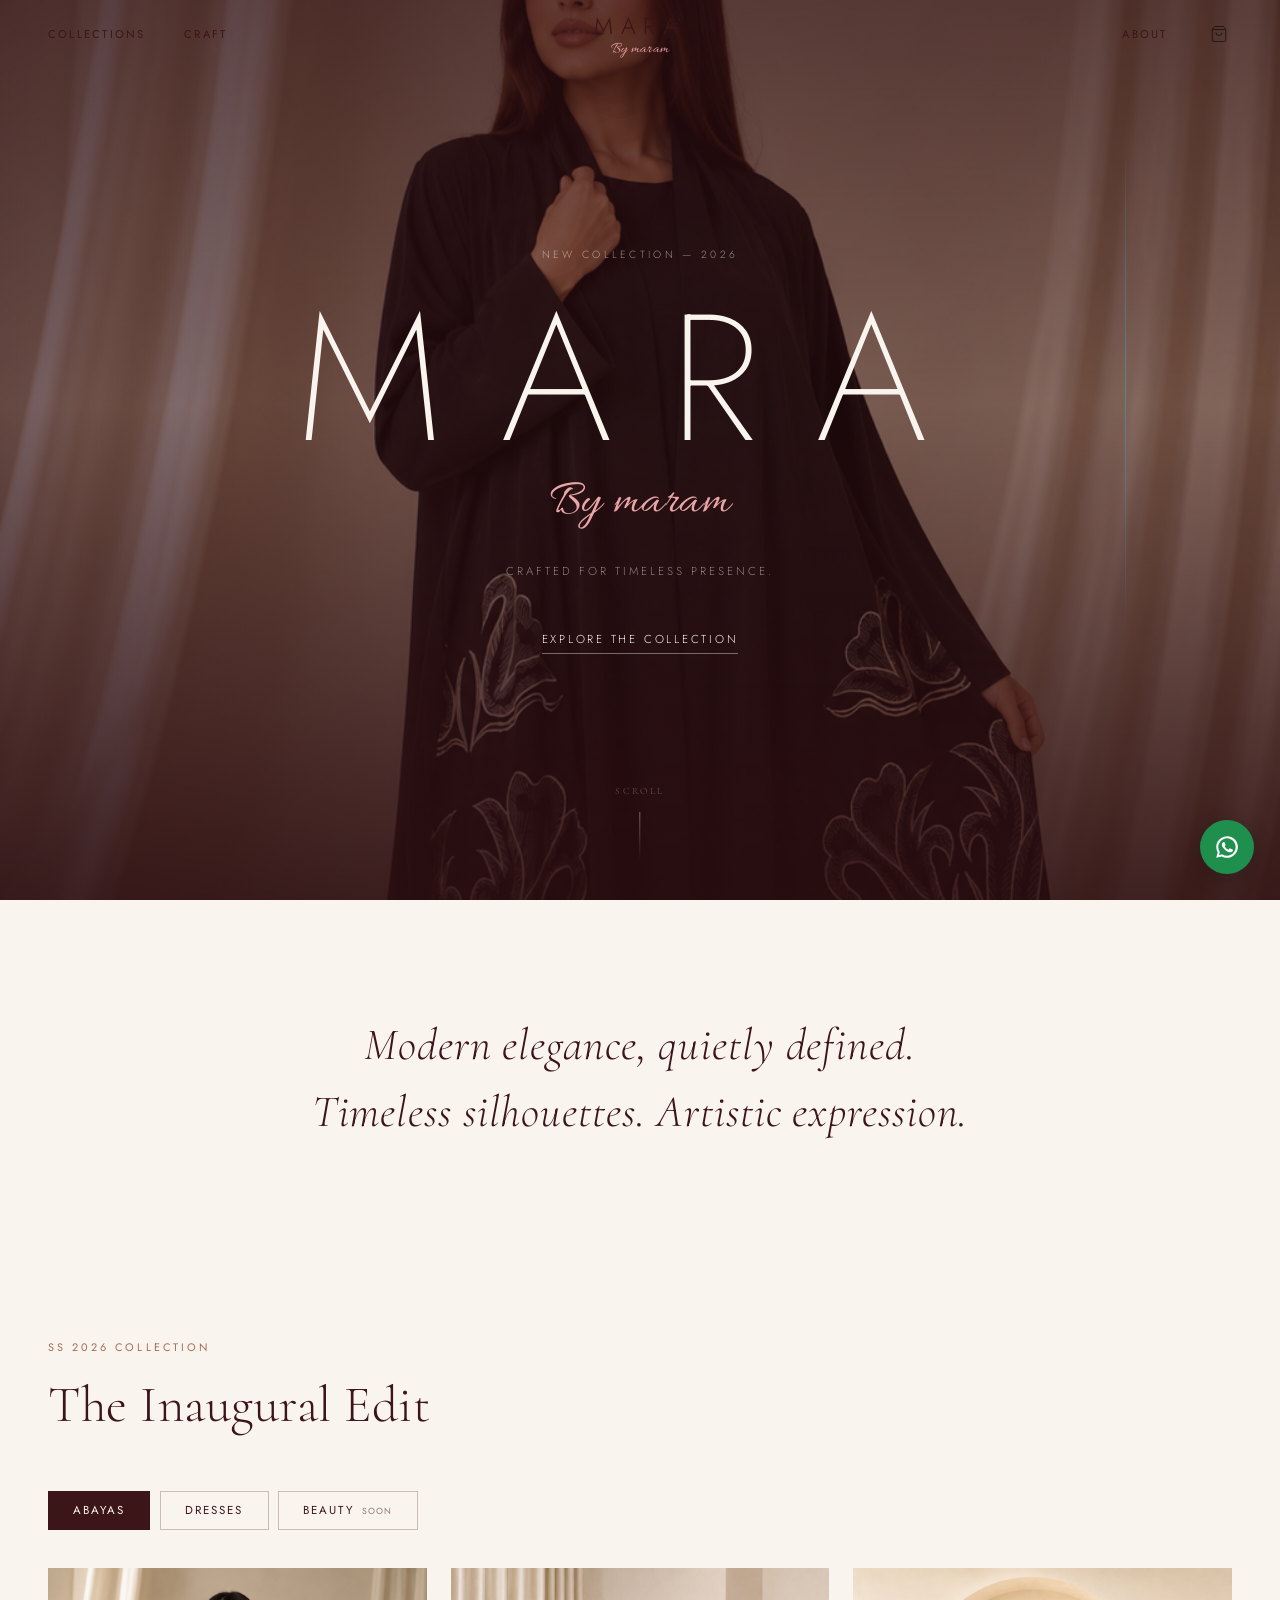
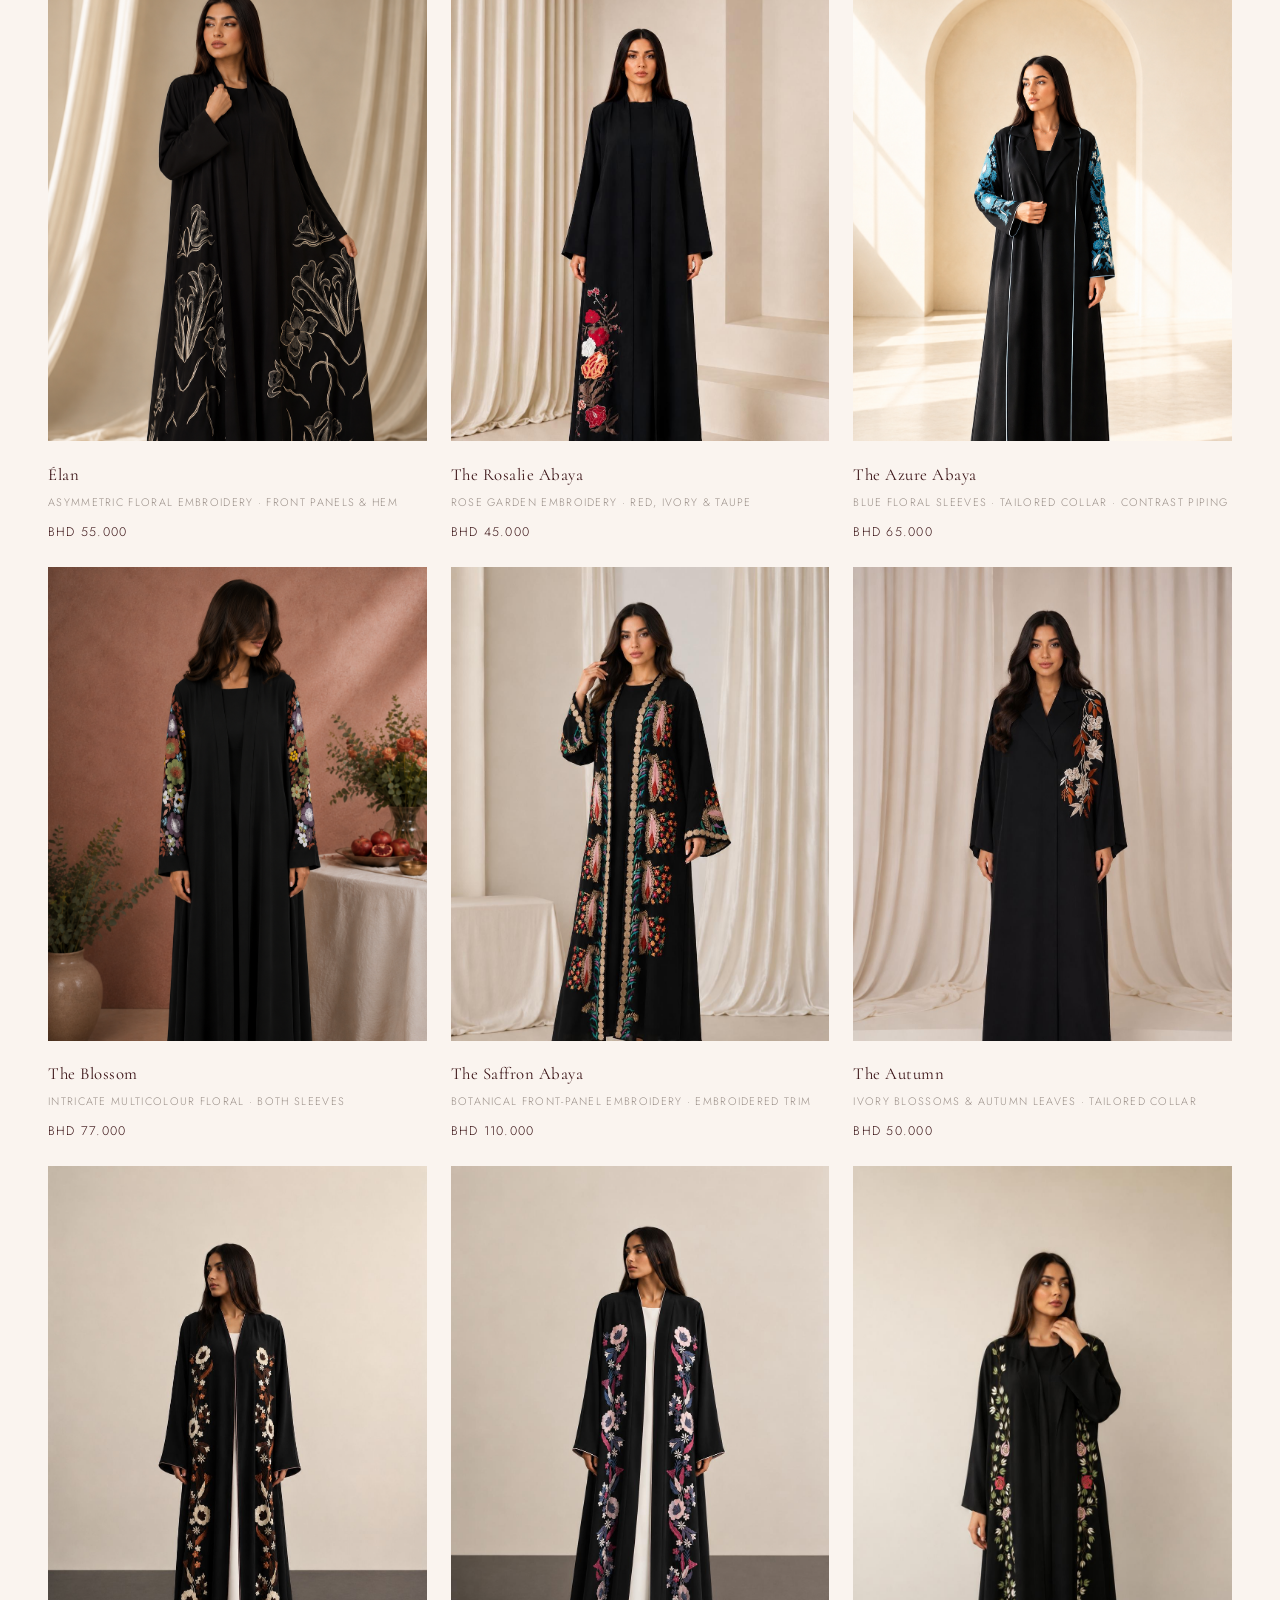
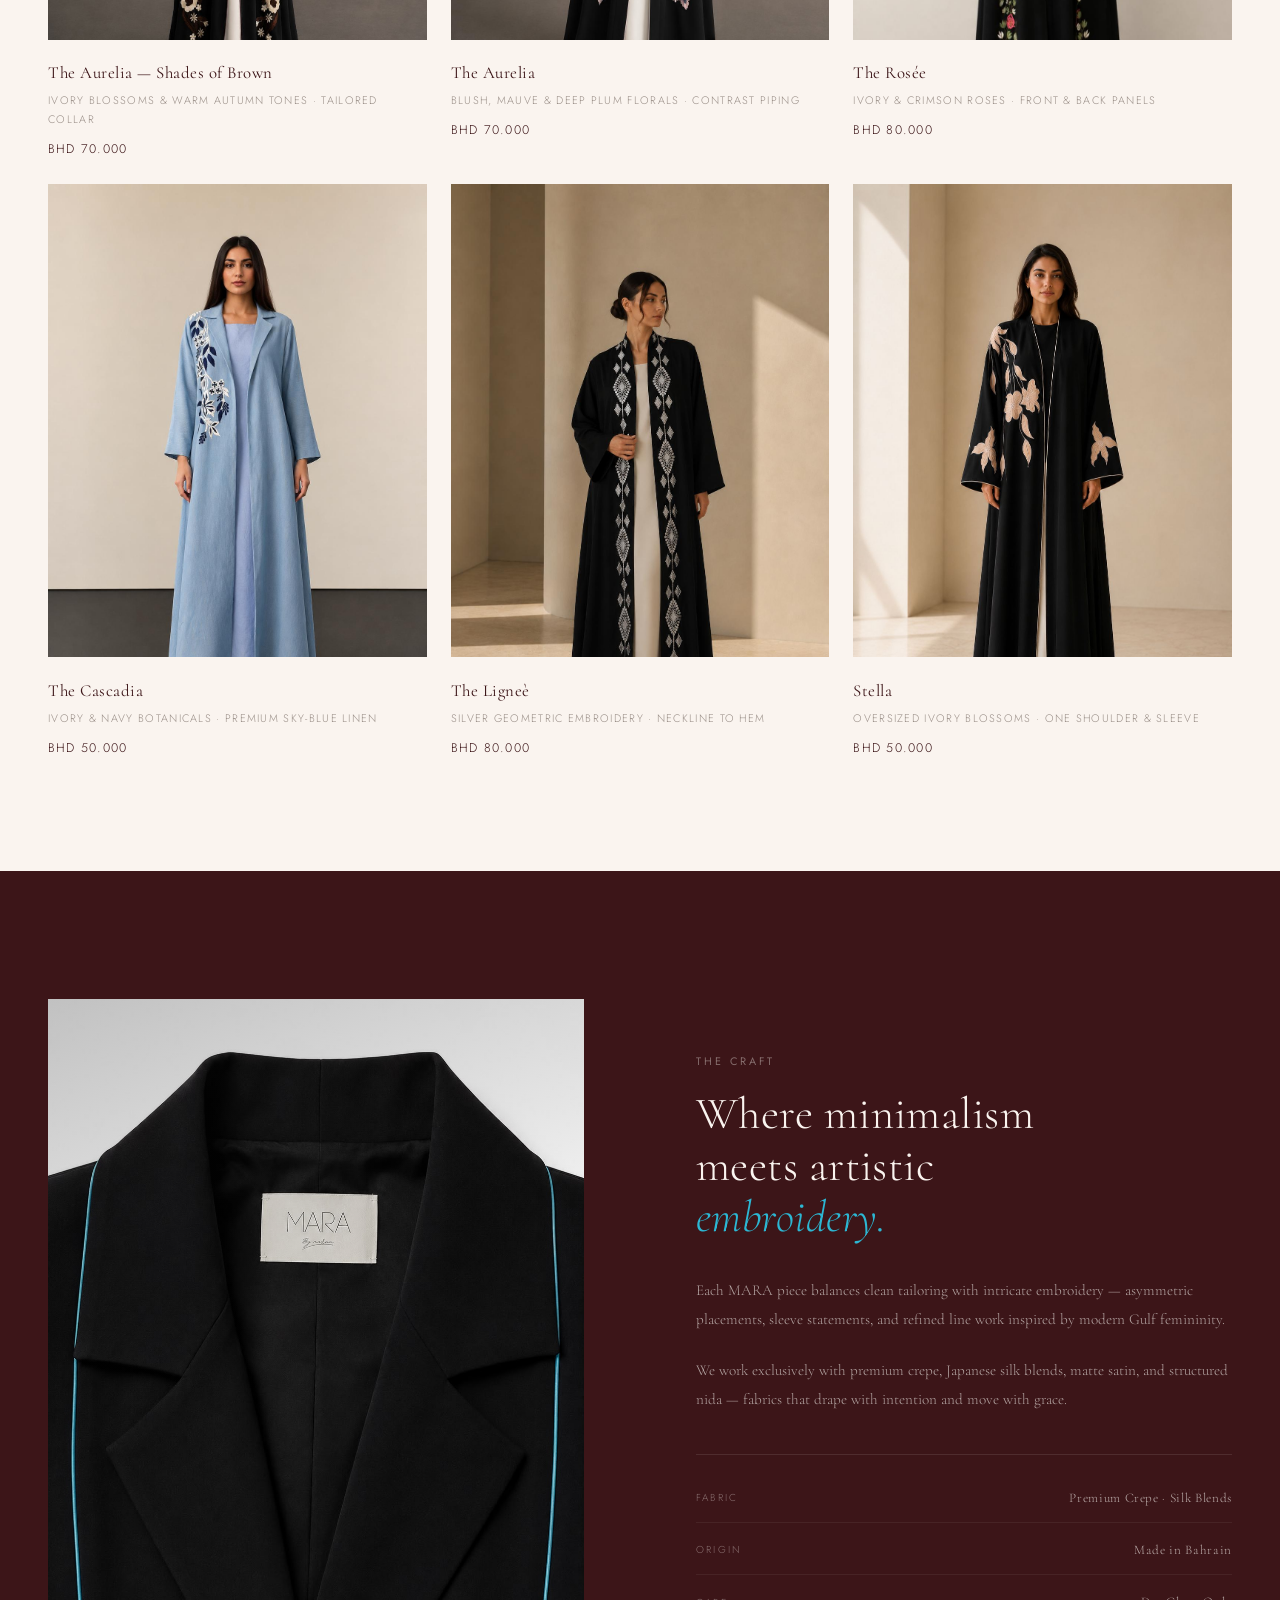
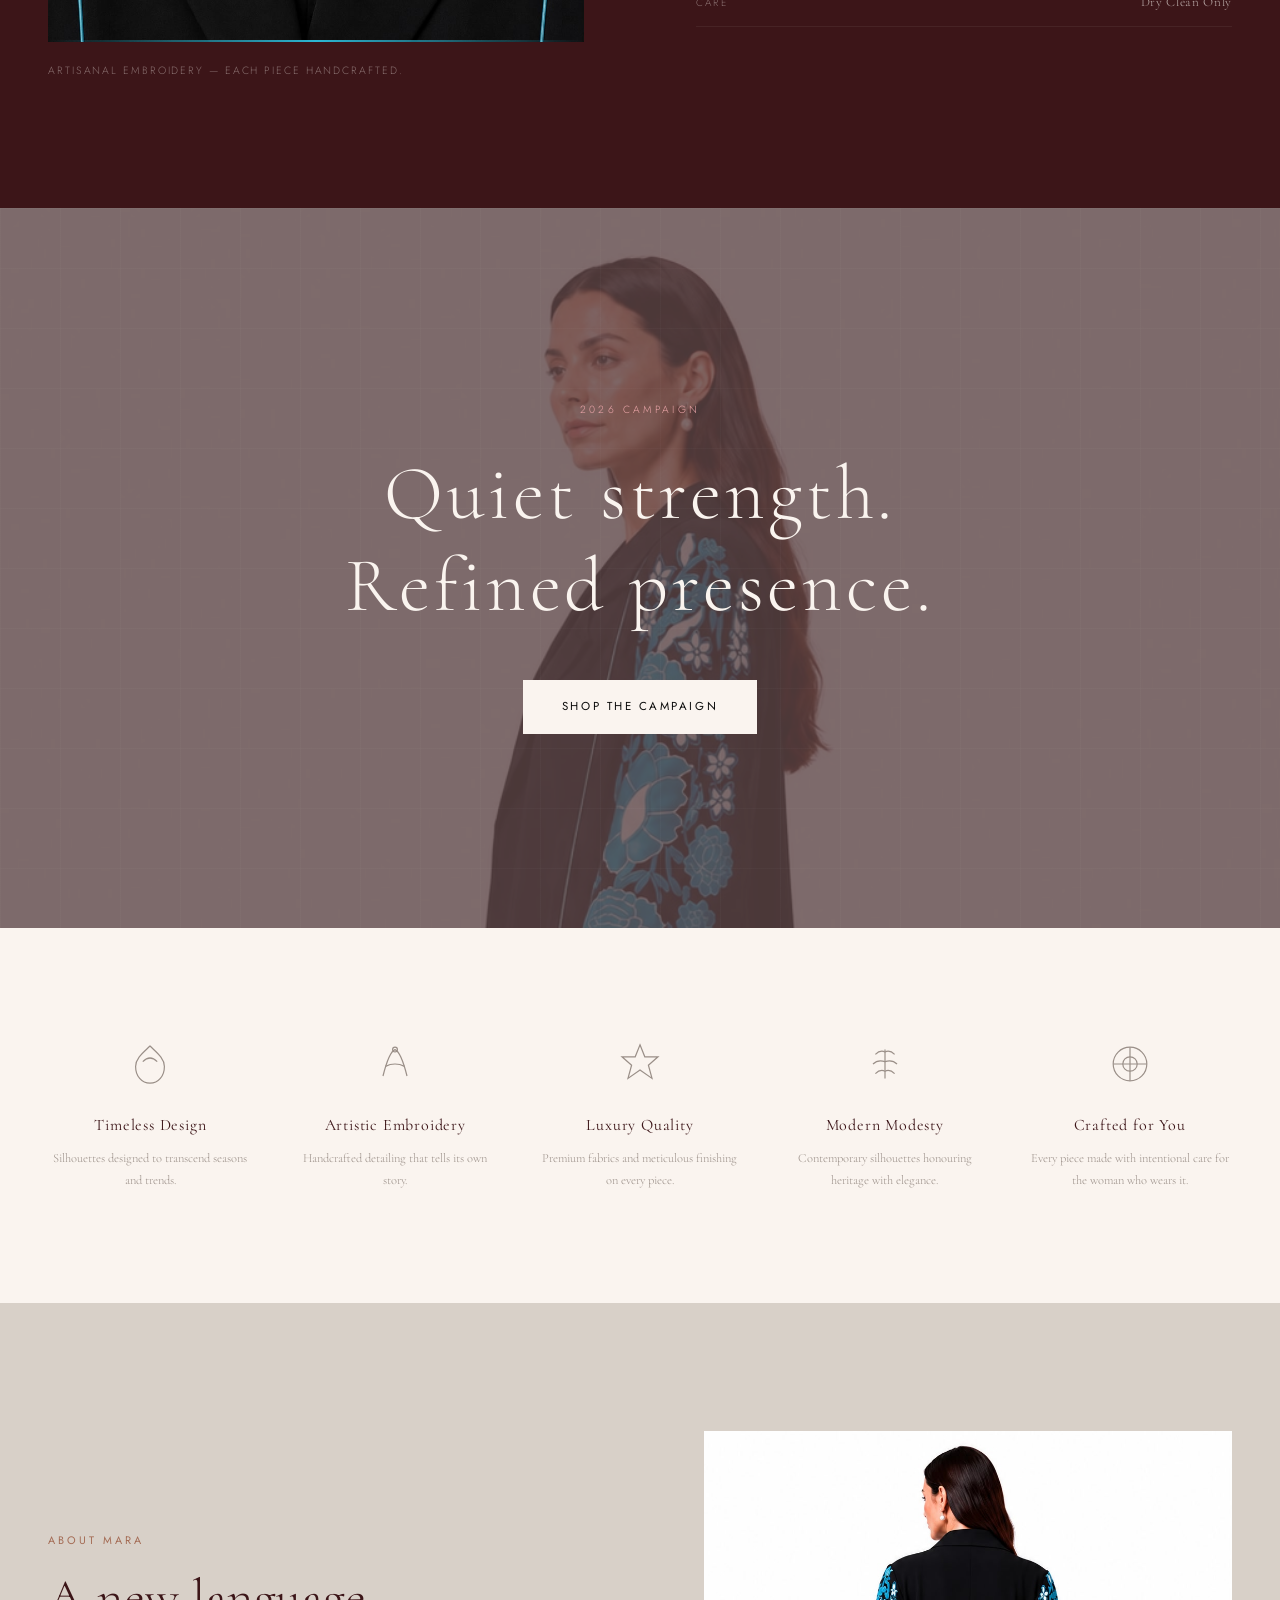
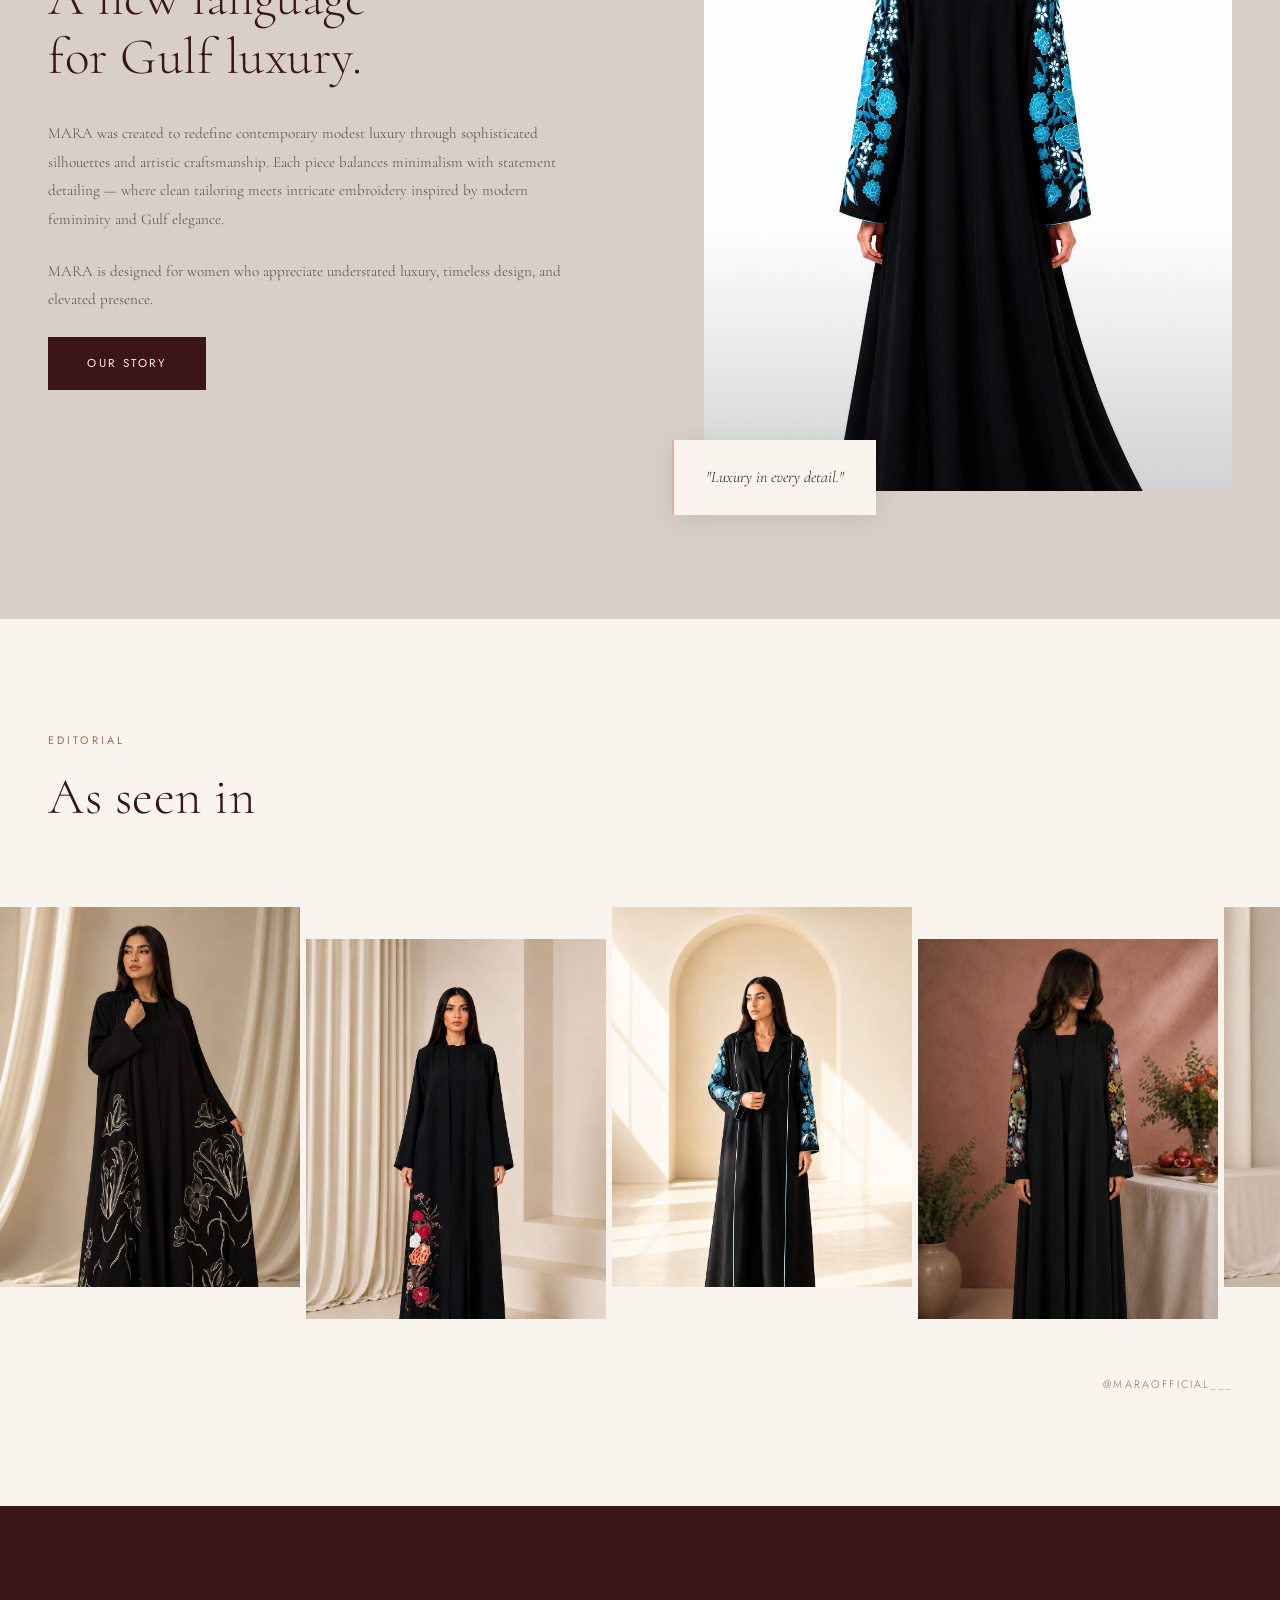
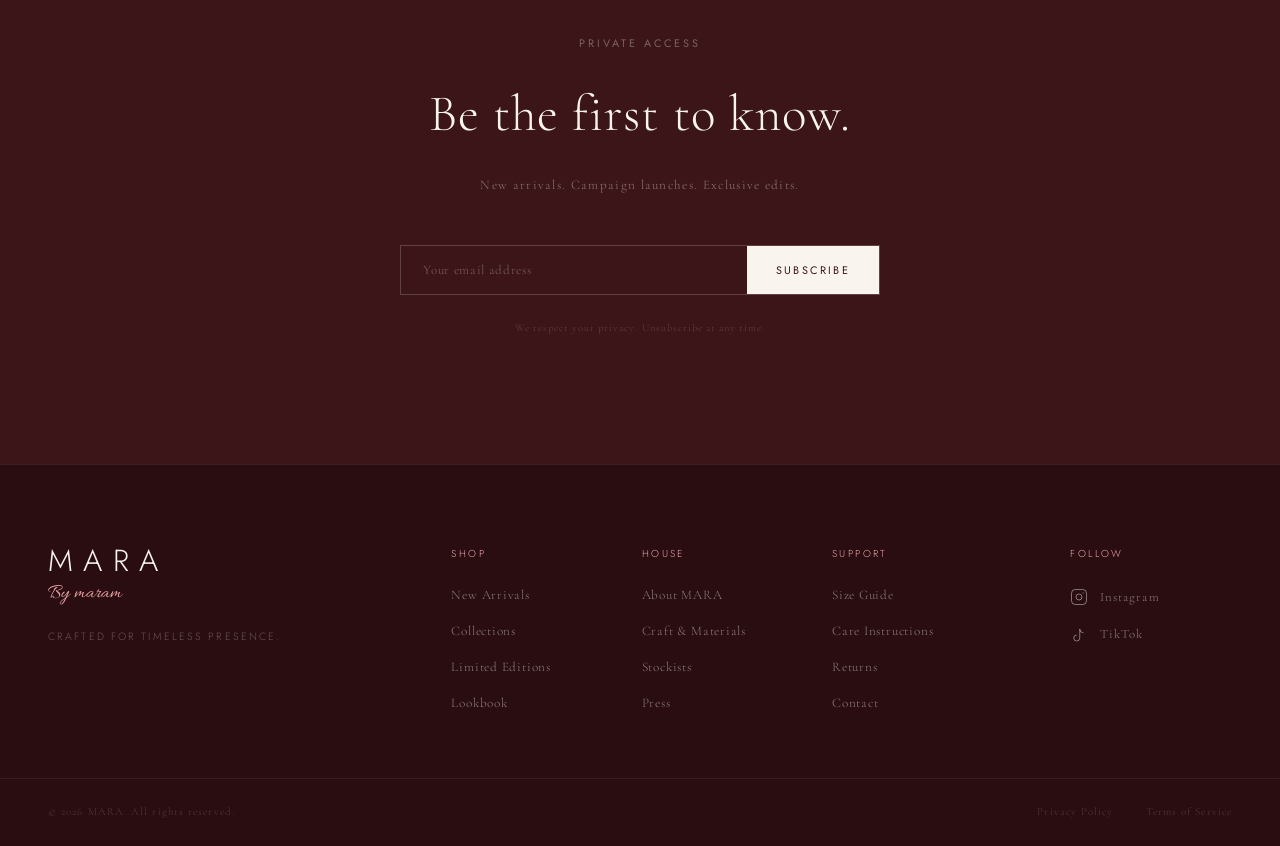
<file: index.html>
<!DOCTYPE html>
<html lang="en">
<head>
  <meta charset="UTF-8" />
  <meta name="viewport" content="width=device-width, initial-scale=1.0" />
  <title>MARA — Crafted for Timeless Presence</title>
  <meta name="description" content="MARA by maram — Luxury contemporary abaya house rooted in modern Gulf elegance, artistic embroidery, and refined femininity." />

  <!-- Favicon -->
  <link rel="icon" href="images/logo-mark.jpeg" />

  <!-- Open Graph / social sharing -->
  <meta property="og:type" content="website" />
  <meta property="og:site_name" content="MARA" />
  <meta property="og:title" content="MARA — Crafted for Timeless Presence" />
  <meta property="og:description" content="Luxury contemporary abaya house — modern Gulf elegance, artistic embroidery, refined femininity." />
  <meta property="og:image" content="images/hero-campaign.jpeg" />
  <meta name="twitter:card" content="summary_large_image" />

  <!-- Structured data -->
  <script type="application/ld+json">
  {
    "@context": "https://schema.org",
    "@type": "Organization",
    "name": "MARA",
    "alternateName": "MARA by maram",
    "description": "Luxury contemporary abaya house rooted in modern Gulf elegance, artistic embroidery, and refined femininity.",
    "slogan": "Crafted for timeless presence.",
    "sameAs": ["https://instagram.com/maraofficial___"]
  }
  </script>

  <link rel="preconnect" href="https://fonts.googleapis.com" />
  <link rel="preconnect" href="https://fonts.gstatic.com" crossorigin />
  <link href="https://fonts.googleapis.com/css2?family=Allura&family=Cormorant+Garamond:ital,wght@0,300;0,400;0,500;0,600;1,300;1,400;1,500&family=Cormorant:ital,wght@0,300;0,400;1,300&family=Jost:wght@200;300;400;500&display=swap" rel="stylesheet" />
  <link rel="stylesheet" href="styles.css" />
</head>
<body>

  <!-- ─── NAVIGATION ─────────────────────────────────────────────────── -->
  <nav class="nav" id="nav">
    <div class="nav__inner">
      <div class="nav__left">
        <a href="#collections" class="nav__link">Collections</a>
        <a href="#craft" class="nav__link">Craft</a>
      </div>

      <a href="#" class="nav__logo" aria-label="MARA Home">
        <span class="nav__logo-primary">MARA</span>
        <span class="nav__logo-sub">By maram</span>
      </a>

      <div class="nav__right">
        <a href="#about" class="nav__link">About</a>
        <button class="nav__icon" aria-label="Shopping bag">
          <svg width="18" height="18" viewBox="0 0 24 24" fill="none" stroke="currentColor" stroke-width="1.2">
            <path d="M6 2L3 6v14a2 2 0 002 2h14a2 2 0 002-2V6l-3-4z"/>
            <line x1="3" y1="6" x2="21" y2="6"/>
            <path d="M16 10a4 4 0 01-8 0"/>
          </svg>
        </button>
        <button class="nav__menu-toggle" id="menuToggle" aria-label="Menu">
          <span></span><span></span>
        </button>
      </div>
    </div>
  </nav>

  <!-- Mobile Menu -->
  <div class="mobile-menu" id="mobileMenu">
    <button class="mobile-menu__close" id="menuClose" aria-label="Close menu">✕</button>
    <nav class="mobile-menu__nav">
      <a href="#collections" class="mobile-menu__link">Collections</a>
      <a href="#craft" class="mobile-menu__link">Craft</a>
      <a href="#about" class="mobile-menu__link">About</a>
      <a href="#contact" class="mobile-menu__link">Contact</a>
    </nav>
    <p class="mobile-menu__tagline">Crafted for timeless presence.</p>
  </div>

  <main>

    <!-- ─── HERO ───────────────────────────────────────────────────────── -->
    <section class="hero" id="hero">
      <div class="hero__backdrop">
        <!-- Rotating collection slideshow — populated from products.js by script.js -->
        <div class="hero__slides" id="heroSlides"></div>
        <div class="hero__gradient"></div>
      </div>
      <div class="hero__content">
        <p class="hero__eyebrow reveal">New Collection — 2026</p>
        <h1 class="hero__wordmark reveal">MARA</h1>
        <p class="hero__signature reveal"><em>By maram</em></p>
        <p class="hero__tagline reveal">Crafted for timeless presence.</p>
        <a href="#collections" class="hero__cta reveal">Explore the Collection</a>
      </div>
      <div class="hero__scroll-hint">
        <span>Scroll</span>
        <div class="hero__scroll-line"></div>
      </div>
    </section>

    <!-- ─── BRAND STATEMENT ────────────────────────────────────────────── -->
    <section class="statement">
      <div class="statement__inner">
        <p class="statement__text reveal">
          Modern elegance, quietly defined.<br />
          Timeless silhouettes. Artistic expression.
        </p>
      </div>
    </section>

    <!-- ─── FEATURED COLLECTION ───────────────────────────────────────── -->
    <section class="collections" id="collections">
      <div class="collections__header reveal">
        <span class="section-label">SS 2026 Collection</span>
        <h2 class="section-title">The Inaugural Edit</h2>
      </div>

      <!-- Category tabs + cards are rendered from products.js by script.js -->
      <div class="collections__tabs reveal" id="collectionsTabs"></div>
      <div class="collections__grid" id="collectionsGrid"></div>
    </section>

    <!-- ─── CRAFT SECTION ─────────────────────────────────────────────── -->
    <section class="craft" id="craft">
      <div class="craft__inner">
        <div class="craft__visual reveal">
          <div class="craft__image craft__image--embroidery">
            <div class="craft__turquoise-accent"></div>
          </div>
          <div class="craft__caption">Artisanal embroidery — each piece handcrafted.</div>
        </div>

        <div class="craft__text">
          <span class="section-label reveal">The Craft</span>
          <h2 class="section-title reveal">
            Where minimalism<br />
            meets artistic<br />
            <em>embroidery.</em>
          </h2>
          <p class="craft__body reveal">
            Each MARA piece balances clean tailoring with intricate
            embroidery — asymmetric placements, sleeve statements,
            and refined line work inspired by modern Gulf femininity.
          </p>
          <p class="craft__body reveal">
            We work exclusively with premium crepe, Japanese silk blends,
            matte satin, and structured nida — fabrics that drape with
            intention and move with grace.
          </p>
          <div class="craft__details reveal">
            <div class="craft__detail">
              <span class="craft__detail-label">Fabric</span>
              <span class="craft__detail-value">Premium Crepe · Silk Blends</span>
            </div>
            <div class="craft__detail">
              <span class="craft__detail-label">Origin</span>
              <span class="craft__detail-value">Made in Bahrain</span>
            </div>
            <div class="craft__detail">
              <span class="craft__detail-label">Care</span>
              <span class="craft__detail-value">Dry Clean Only</span>
            </div>
          </div>
        </div>
      </div>
    </section>

    <!-- ─── CAMPAIGN BANNER ───────────────────────────────────────────── -->
    <section class="campaign">
      <div class="campaign__backdrop">
        <div class="campaign__veil"></div>
      </div>
      <div class="campaign__content reveal">
        <p class="campaign__label">2026 Campaign</p>
        <h2 class="campaign__headline">
          Quiet strength.<br />
          Refined presence.
        </h2>
        <a href="#collections" class="btn btn--ivory">Shop the Campaign</a>
      </div>
    </section>

    <!-- ─── VALUES / PILLARS ──────────────────────────────────────────── -->
    <section class="pillars">
      <div class="pillars__inner">
        <div class="pillar reveal" style="--delay: 0ms">
          <div class="pillar__icon">
            <svg viewBox="0 0 40 40" fill="none" stroke="currentColor" stroke-width="1">
              <path d="M20 5 C15 10, 8 15, 8 22 C8 30, 13 36, 20 36 C27 36, 32 30, 32 22 C32 15, 25 10, 20 5Z"/>
              <path d="M14 18 Q20 12, 26 18"/>
            </svg>
          </div>
          <h3 class="pillar__title">Timeless Design</h3>
          <p class="pillar__text">Silhouettes designed to transcend seasons and trends.</p>
        </div>

        <div class="pillar reveal" style="--delay: 100ms">
          <div class="pillar__icon">
            <svg viewBox="0 0 40 40" fill="none" stroke="currentColor" stroke-width="1">
              <path d="M10 30 Q15 10, 20 8 Q25 10, 30 30"/>
              <path d="M12 22 Q20 18, 28 22"/>
              <circle cx="20" cy="8" r="2"/>
            </svg>
          </div>
          <h3 class="pillar__title">Artistic Embroidery</h3>
          <p class="pillar__text">Handcrafted detailing that tells its own story.</p>
        </div>

        <div class="pillar reveal" style="--delay: 200ms">
          <div class="pillar__icon">
            <svg viewBox="0 0 40 40" fill="none" stroke="currentColor" stroke-width="1">
              <polygon points="20,4 24,14 35,14 27,21 30,32 20,25 10,32 13,21 5,14 16,14"/>
            </svg>
          </div>
          <h3 class="pillar__title">Luxury Quality</h3>
          <p class="pillar__text">Premium fabrics and meticulous finishing on every piece.</p>
        </div>

        <div class="pillar reveal" style="--delay: 300ms">
          <div class="pillar__icon">
            <svg viewBox="0 0 40 40" fill="none" stroke="currentColor" stroke-width="1">
              <path d="M20 8 L20 32"/>
              <path d="M12 12 Q16 8, 20 10 Q24 8, 28 12"/>
              <path d="M10 20 Q14 16, 20 18 Q26 16, 30 20"/>
              <path d="M12 28 Q16 24, 20 26 Q24 24, 28 28"/>
            </svg>
          </div>
          <h3 class="pillar__title">Modern Modesty</h3>
          <p class="pillar__text">Contemporary silhouettes honouring heritage with elegance.</p>
        </div>

        <div class="pillar reveal" style="--delay: 400ms">
          <div class="pillar__icon">
            <svg viewBox="0 0 40 40" fill="none" stroke="currentColor" stroke-width="1">
              <circle cx="20" cy="20" r="14"/>
              <path d="M20 6 L20 34 M6 20 L34 20"/>
              <circle cx="20" cy="20" r="6"/>
            </svg>
          </div>
          <h3 class="pillar__title">Crafted for You</h3>
          <p class="pillar__text">Every piece made with intentional care for the woman who wears it.</p>
        </div>
      </div>
    </section>

    <!-- ─── ABOUT ──────────────────────────────────────────────────────── -->
    <section class="about" id="about">
      <div class="about__inner">
        <div class="about__text">
          <span class="section-label reveal">About MARA</span>
          <h2 class="section-title reveal">
            A new language<br />
            for Gulf luxury.
          </h2>
          <p class="about__body reveal">
            MARA was created to redefine contemporary modest luxury through
            sophisticated silhouettes and artistic craftsmanship. Each piece
            balances minimalism with statement detailing — where clean tailoring
            meets intricate embroidery inspired by modern femininity and Gulf elegance.
          </p>
          <p class="about__body reveal">
            MARA is designed for women who appreciate understated luxury,
            timeless design, and elevated presence.
          </p>
          <a href="#" class="btn btn--dark reveal">Our Story</a>
        </div>

        <div class="about__visual reveal">
          <div class="about__image">
            <div class="about__image-inner"></div>
          </div>
          <blockquote class="about__quote">
            "Luxury in every detail."
          </blockquote>
        </div>
      </div>
    </section>

    <!-- ─── EDITORIAL GRID ─────────────────────────────────────────────── -->
    <section class="editorial">
      <div class="editorial__header reveal">
        <span class="section-label">Editorial</span>
        <h2 class="section-title">As seen in</h2>
      </div>
      <!-- Cells are rendered from products.js by script.js (every product, then
           duplicated for the seamless loop) -->
      <div class="editorial__marquee reveal" aria-label="MARA editorial gallery">
        <div class="editorial__track" id="editorialTrack"></div>
      </div>
      <p class="editorial__note reveal">@Maraofficial___</p>
    </section>

    <!-- ─── NEWSLETTER ─────────────────────────────────────────────────── -->
    <section class="newsletter" id="contact">
      <div class="newsletter__inner reveal">
        <span class="section-label">Private Access</span>
        <h2 class="newsletter__title">
          Be the first to know.
        </h2>
        <p class="newsletter__sub">
          New arrivals. Campaign launches. Exclusive edits.
        </p>
        <form class="newsletter__form" onsubmit="return false;">
          <input
            type="email"
            class="newsletter__input"
            placeholder="Your email address"
            aria-label="Email address"
            required
          />
          <button type="submit" class="newsletter__btn">
            Subscribe
          </button>
        </form>
        <p class="newsletter__privacy">
          We respect your privacy. Unsubscribe at any time.
        </p>
      </div>
    </section>

  </main>

  <!-- ─── FOOTER ────────────────────────────────────────────────────── -->
  <footer class="footer">
    <div class="footer__top">
      <div class="footer__brand">
        <p class="footer__logo">MARA</p>
        <p class="footer__sig"><em>By maram</em></p>
        <p class="footer__tagline">Crafted for timeless presence.</p>
      </div>

      <nav class="footer__nav">
        <div class="footer__col">
          <p class="footer__col-title">Shop</p>
          <a href="#" class="footer__link">New Arrivals</a>
          <a href="#" class="footer__link">Collections</a>
          <a href="#" class="footer__link">Limited Editions</a>
          <a href="#" class="footer__link">Lookbook</a>
        </div>
        <div class="footer__col">
          <p class="footer__col-title">House</p>
          <a href="#" class="footer__link">About MARA</a>
          <a href="#" class="footer__link">Craft & Materials</a>
          <a href="#" class="footer__link">Stockists</a>
          <a href="#" class="footer__link">Press</a>
        </div>
        <div class="footer__col">
          <p class="footer__col-title">Support</p>
          <a href="size-guide.html" class="footer__link">Size Guide</a>
          <a href="care.html" class="footer__link">Care Instructions</a>
          <a href="returns.html" class="footer__link">Returns</a>
          <a href="#" class="footer__link" id="footerContact">Contact</a>
        </div>
      </nav>

      <div class="footer__social">
        <p class="footer__col-title">Follow</p>
        <a href="https://instagram.com/maraofficial___" target="_blank" rel="noopener" class="footer__social-link" aria-label="Instagram">
          <svg width="18" height="18" viewBox="0 0 24 24" fill="none" stroke="currentColor" stroke-width="1.2">
            <rect x="2" y="2" width="20" height="20" rx="5" ry="5"/>
            <circle cx="12" cy="12" r="4"/>
            <circle cx="17.5" cy="6.5" r="0.8" fill="currentColor" stroke="none"/>
          </svg>
          <span>Instagram</span>
        </a>
        <a href="#" class="footer__social-link" aria-label="TikTok">
          <svg width="18" height="18" viewBox="0 0 24 24" fill="none" stroke="currentColor" stroke-width="1.2">
            <path d="M9 12a4 4 0 104 4V4a5 5 0 005 5"/>
          </svg>
          <span>TikTok</span>
        </a>
      </div>
    </div>

    <div class="footer__bottom">
      <p class="footer__copy">© 2026 MARA. All rights reserved.</p>
      <div class="footer__legal">
        <a href="#" class="footer__legal-link">Privacy Policy</a>
        <a href="#" class="footer__legal-link">Terms of Service</a>
      </div>
    </div>
  </footer>

  <script src="config.js"></script>
  <script src="products.js"></script>
  <script src="script.js"></script>
</body>
</html>
</file>
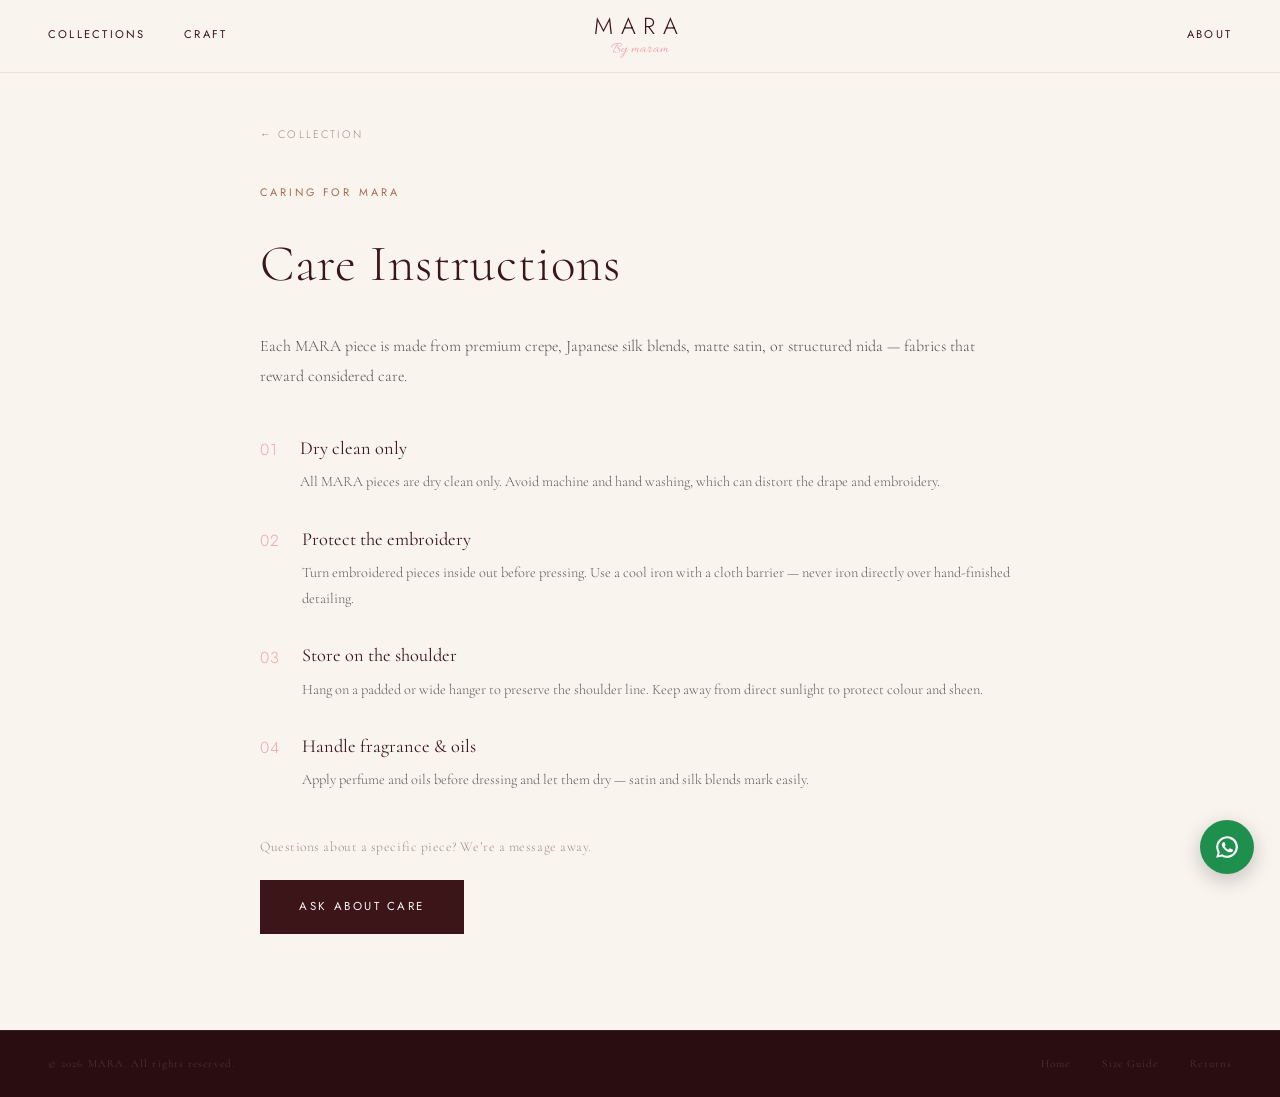
<file: care.html>
<!DOCTYPE html>
<html lang="en">
<head>
  <meta charset="UTF-8" />
  <meta name="viewport" content="width=device-width, initial-scale=1.0" />
  <title>MARA — Care Instructions</title>
  <meta name="description" content="How to care for your MARA abaya — fabric care, storage, and embroidery guidance." />
  <link rel="icon" href="images/logo-mark.jpeg" />
  <link rel="preconnect" href="https://fonts.googleapis.com" />
  <link rel="preconnect" href="https://fonts.gstatic.com" crossorigin />
  <link href="https://fonts.googleapis.com/css2?family=Allura&family=Cormorant+Garamond:ital,wght@0,300;0,400;0,500;0,600;1,300;1,400;1,500&family=Cormorant:ital,wght@0,300;0,400;1,300&family=Jost:wght@200;300;400;500&display=swap" rel="stylesheet" />
  <link rel="stylesheet" href="styles.css" />
</head>
<body>
  <nav class="nav nav--solid" id="nav">
    <div class="nav__inner">
      <div class="nav__left">
        <a href="index.html#collections" class="nav__link">Collections</a>
        <a href="index.html#craft" class="nav__link">Craft</a>
      </div>
      <a href="index.html" class="nav__logo" aria-label="MARA Home">
        <span class="nav__logo-primary">MARA</span>
        <span class="nav__logo-sub">By maram</span>
      </a>
      <div class="nav__right">
        <a href="index.html#about" class="nav__link">About</a>
        <button class="nav__menu-toggle" id="menuToggle" aria-label="Menu"><span></span><span></span></button>
      </div>
    </div>
  </nav>

  <div class="mobile-menu" id="mobileMenu">
    <button class="mobile-menu__close" id="menuClose" aria-label="Close menu">✕</button>
    <nav class="mobile-menu__nav">
      <a href="index.html#collections" class="mobile-menu__link">Collections</a>
      <a href="index.html#craft" class="mobile-menu__link">Craft</a>
      <a href="index.html#about" class="mobile-menu__link">About</a>
      <a href="index.html#contact" class="mobile-menu__link">Contact</a>
    </nav>
    <p class="mobile-menu__tagline">Crafted for timeless presence.</p>
  </div>

  <main class="info-page">
    <div class="info-page__inner">
      <a href="index.html#collections" class="pdp__back">← Collection</a>
      <span class="section-label">Caring for MARA</span>
      <h1 class="info-page__title">Care Instructions</h1>
      <p class="info-page__lead">
        Each MARA piece is made from premium crepe, Japanese silk blends, matte satin,
        or structured nida — fabrics that reward considered care.
      </p>

      <div class="info-list">
        <div class="info-list__item">
          <span class="info-list__num">01</span>
          <div>
            <h3 class="info-list__title">Dry clean only</h3>
            <p class="info-list__text">All MARA pieces are dry clean only. Avoid machine and hand washing, which can distort the drape and embroidery.</p>
          </div>
        </div>
        <div class="info-list__item">
          <span class="info-list__num">02</span>
          <div>
            <h3 class="info-list__title">Protect the embroidery</h3>
            <p class="info-list__text">Turn embroidered pieces inside out before pressing. Use a cool iron with a cloth barrier — never iron directly over hand-finished detailing.</p>
          </div>
        </div>
        <div class="info-list__item">
          <span class="info-list__num">03</span>
          <div>
            <h3 class="info-list__title">Store on the shoulder</h3>
            <p class="info-list__text">Hang on a padded or wide hanger to preserve the shoulder line. Keep away from direct sunlight to protect colour and sheen.</p>
          </div>
        </div>
        <div class="info-list__item">
          <span class="info-list__num">04</span>
          <div>
            <h3 class="info-list__title">Handle fragrance & oils</h3>
            <p class="info-list__text">Apply perfume and oils before dressing and let them dry — satin and silk blends mark easily.</p>
          </div>
        </div>
      </div>

      <p class="info-page__note">Questions about a specific piece? We’re a message away.</p>
      <a href="#" class="btn btn--dark" id="infoWhatsapp">Ask about care</a>
    </div>
  </main>

  <footer class="footer">
    <div class="footer__bottom" style="border-top:none;">
      <p class="footer__copy">© 2026 MARA. All rights reserved.</p>
      <div class="footer__legal">
        <a href="index.html" class="footer__legal-link">Home</a>
        <a href="size-guide.html" class="footer__legal-link">Size Guide</a>
        <a href="returns.html" class="footer__legal-link">Returns</a>
      </div>
    </div>
  </footer>

  <script src="config.js"></script>
  <script>
    document.getElementById('infoWhatsapp')?.addEventListener('click', (e) => {
      e.preventDefault();
      window.open(maraWhatsappLink('Hello MARA, I have a question about caring for my piece.'), '_blank', 'noopener');
    });
  </script>
  <script src="script.js"></script>
</body>
</html>
</file>
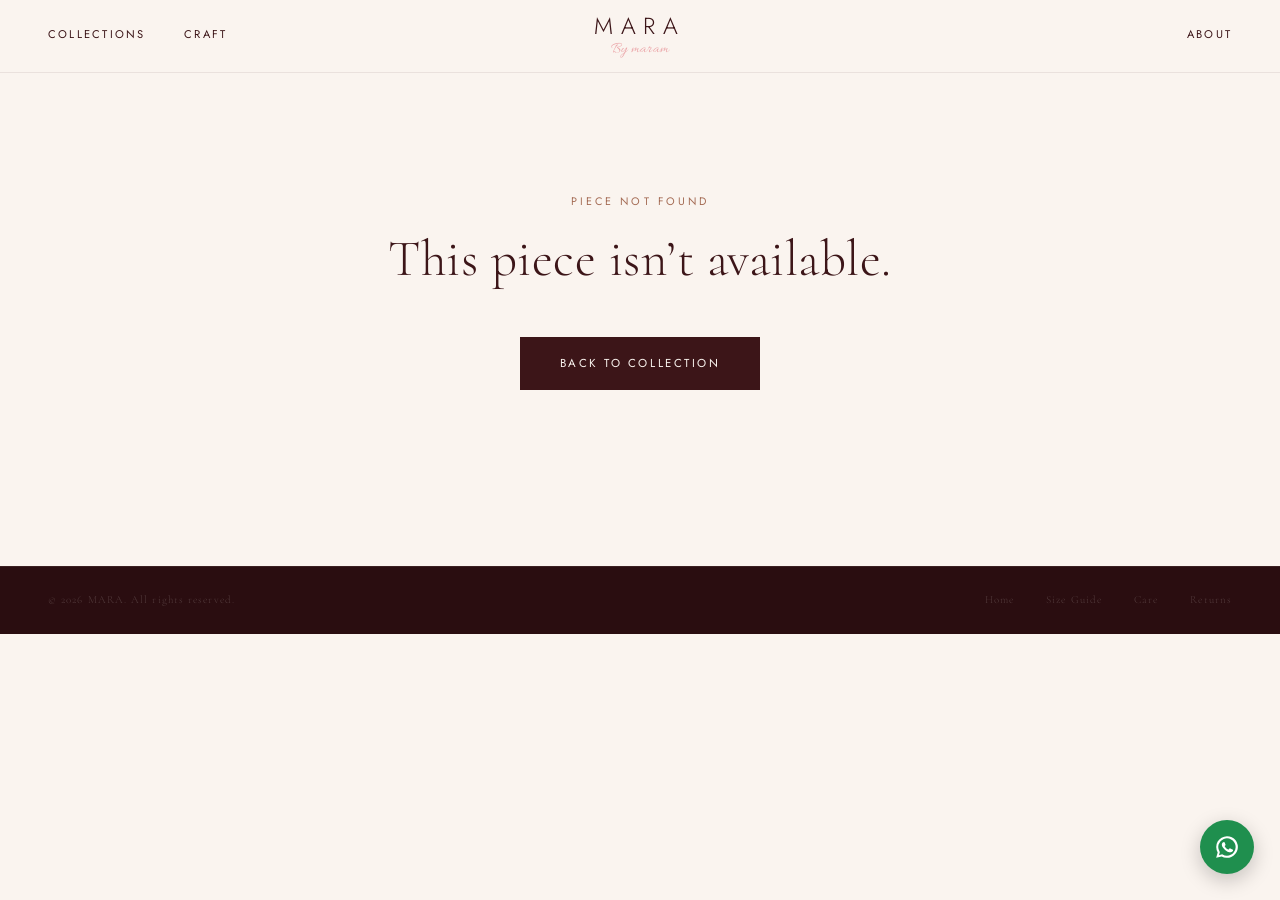
<file: product.html>
<!DOCTYPE html>
<html lang="en">
<head>
  <meta charset="UTF-8" />
  <meta name="viewport" content="width=device-width, initial-scale=1.0" />
  <title>MARA — Piece</title>
  <meta name="description" content="A MARA piece — luxury contemporary abaya, crafted for timeless presence." />
  <link rel="icon" href="images/logo-mark.jpeg" />
  <link rel="preconnect" href="https://fonts.googleapis.com" />
  <link rel="preconnect" href="https://fonts.gstatic.com" crossorigin />
  <link href="https://fonts.googleapis.com/css2?family=Allura&family=Cormorant+Garamond:ital,wght@0,300;0,400;0,500;0,600;1,300;1,400;1,500&family=Cormorant:ital,wght@0,300;0,400;1,300&family=Jost:wght@200;300;400;500&display=swap" rel="stylesheet" />
  <link rel="stylesheet" href="styles.css" />
</head>
<body>

  <!-- ─── NAVIGATION ─────────────────────────────────────────────────── -->
  <nav class="nav nav--solid" id="nav">
    <div class="nav__inner">
      <div class="nav__left">
        <a href="index.html#collections" class="nav__link">Collections</a>
        <a href="index.html#craft" class="nav__link">Craft</a>
      </div>

      <a href="index.html" class="nav__logo" aria-label="MARA Home">
        <span class="nav__logo-primary">MARA</span>
        <span class="nav__logo-sub">By maram</span>
      </a>

      <div class="nav__right">
        <a href="index.html#about" class="nav__link">About</a>
        <button class="nav__menu-toggle" id="menuToggle" aria-label="Menu">
          <span></span><span></span>
        </button>
      </div>
    </div>
  </nav>

  <!-- Mobile Menu -->
  <div class="mobile-menu" id="mobileMenu">
    <button class="mobile-menu__close" id="menuClose" aria-label="Close menu">✕</button>
    <nav class="mobile-menu__nav">
      <a href="index.html#collections" class="mobile-menu__link">Collections</a>
      <a href="index.html#craft" class="mobile-menu__link">Craft</a>
      <a href="index.html#about" class="mobile-menu__link">About</a>
      <a href="index.html#contact" class="mobile-menu__link">Contact</a>
    </nav>
    <p class="mobile-menu__tagline">Crafted for timeless presence.</p>
  </div>

  <main class="pdp" id="pdp">
    <!-- Populated by product.js from products.js -->
    <div class="pdp__loading">Loading piece…</div>
  </main>

  <!-- ─── FOOTER ────────────────────────────────────────────────────── -->
  <footer class="footer">
    <div class="footer__bottom" style="border-top:none;">
      <p class="footer__copy">© 2026 MARA. All rights reserved.</p>
      <div class="footer__legal">
        <a href="index.html" class="footer__legal-link">Home</a>
        <a href="size-guide.html" class="footer__legal-link">Size Guide</a>
        <a href="care.html" class="footer__legal-link">Care</a>
        <a href="returns.html" class="footer__legal-link">Returns</a>
      </div>
    </div>
  </footer>

  <script src="config.js"></script>
  <script src="products.js"></script>
  <script src="product.js"></script>
  <script src="script.js"></script>
</body>
</html>
</file>
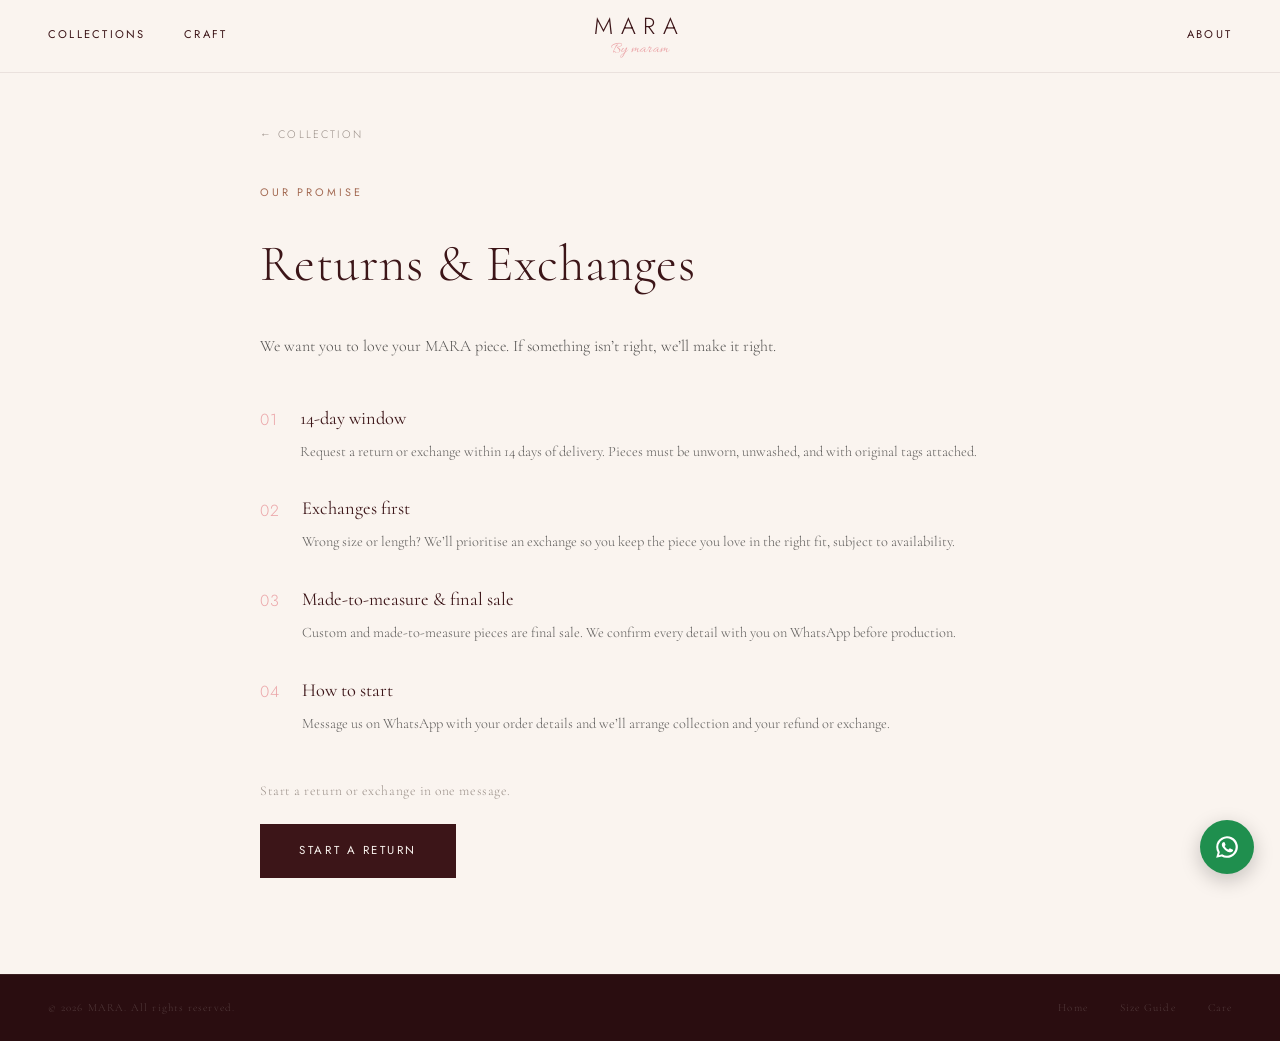
<file: returns.html>
<!DOCTYPE html>
<html lang="en">
<head>
  <meta charset="UTF-8" />
  <meta name="viewport" content="width=device-width, initial-scale=1.0" />
  <title>MARA — Returns & Exchanges</title>
  <meta name="description" content="MARA returns and exchanges policy — how to return or exchange your abaya." />
  <link rel="icon" href="images/logo-mark.jpeg" />
  <link rel="preconnect" href="https://fonts.googleapis.com" />
  <link rel="preconnect" href="https://fonts.gstatic.com" crossorigin />
  <link href="https://fonts.googleapis.com/css2?family=Allura&family=Cormorant+Garamond:ital,wght@0,300;0,400;0,500;0,600;1,300;1,400;1,500&family=Cormorant:ital,wght@0,300;0,400;1,300&family=Jost:wght@200;300;400;500&display=swap" rel="stylesheet" />
  <link rel="stylesheet" href="styles.css" />
</head>
<body>
  <nav class="nav nav--solid" id="nav">
    <div class="nav__inner">
      <div class="nav__left">
        <a href="index.html#collections" class="nav__link">Collections</a>
        <a href="index.html#craft" class="nav__link">Craft</a>
      </div>
      <a href="index.html" class="nav__logo" aria-label="MARA Home">
        <span class="nav__logo-primary">MARA</span>
        <span class="nav__logo-sub">By maram</span>
      </a>
      <div class="nav__right">
        <a href="index.html#about" class="nav__link">About</a>
        <button class="nav__menu-toggle" id="menuToggle" aria-label="Menu"><span></span><span></span></button>
      </div>
    </div>
  </nav>

  <div class="mobile-menu" id="mobileMenu">
    <button class="mobile-menu__close" id="menuClose" aria-label="Close menu">✕</button>
    <nav class="mobile-menu__nav">
      <a href="index.html#collections" class="mobile-menu__link">Collections</a>
      <a href="index.html#craft" class="mobile-menu__link">Craft</a>
      <a href="index.html#about" class="mobile-menu__link">About</a>
      <a href="index.html#contact" class="mobile-menu__link">Contact</a>
    </nav>
    <p class="mobile-menu__tagline">Crafted for timeless presence.</p>
  </div>

  <main class="info-page">
    <div class="info-page__inner">
      <a href="index.html#collections" class="pdp__back">← Collection</a>
      <span class="section-label">Our Promise</span>
      <h1 class="info-page__title">Returns &amp; Exchanges</h1>
      <p class="info-page__lead">
        We want you to love your MARA piece. If something isn’t right, we’ll make it right.
      </p>

      <div class="info-list">
        <div class="info-list__item">
          <span class="info-list__num">01</span>
          <div>
            <h3 class="info-list__title">14-day window</h3>
            <p class="info-list__text">Request a return or exchange within 14 days of delivery. Pieces must be unworn, unwashed, and with original tags attached.</p>
          </div>
        </div>
        <div class="info-list__item">
          <span class="info-list__num">02</span>
          <div>
            <h3 class="info-list__title">Exchanges first</h3>
            <p class="info-list__text">Wrong size or length? We’ll prioritise an exchange so you keep the piece you love in the right fit, subject to availability.</p>
          </div>
        </div>
        <div class="info-list__item">
          <span class="info-list__num">03</span>
          <div>
            <h3 class="info-list__title">Made-to-measure &amp; final sale</h3>
            <p class="info-list__text">Custom and made-to-measure pieces are final sale. We confirm every detail with you on WhatsApp before production.</p>
          </div>
        </div>
        <div class="info-list__item">
          <span class="info-list__num">04</span>
          <div>
            <h3 class="info-list__title">How to start</h3>
            <p class="info-list__text">Message us on WhatsApp with your order details and we’ll arrange collection and your refund or exchange.</p>
          </div>
        </div>
      </div>

      <p class="info-page__note">Start a return or exchange in one message.</p>
      <a href="#" class="btn btn--dark" id="infoWhatsapp">Start a return</a>
    </div>
  </main>

  <footer class="footer">
    <div class="footer__bottom" style="border-top:none;">
      <p class="footer__copy">© 2026 MARA. All rights reserved.</p>
      <div class="footer__legal">
        <a href="index.html" class="footer__legal-link">Home</a>
        <a href="size-guide.html" class="footer__legal-link">Size Guide</a>
        <a href="care.html" class="footer__legal-link">Care</a>
      </div>
    </div>
  </footer>

  <script src="config.js"></script>
  <script>
    document.getElementById('infoWhatsapp')?.addEventListener('click', (e) => {
      e.preventDefault();
      window.open(maraWhatsappLink('Hello MARA, I’d like to start a return or exchange.'), '_blank', 'noopener');
    });
  </script>
  <script src="script.js"></script>
</body>
</html>
</file>
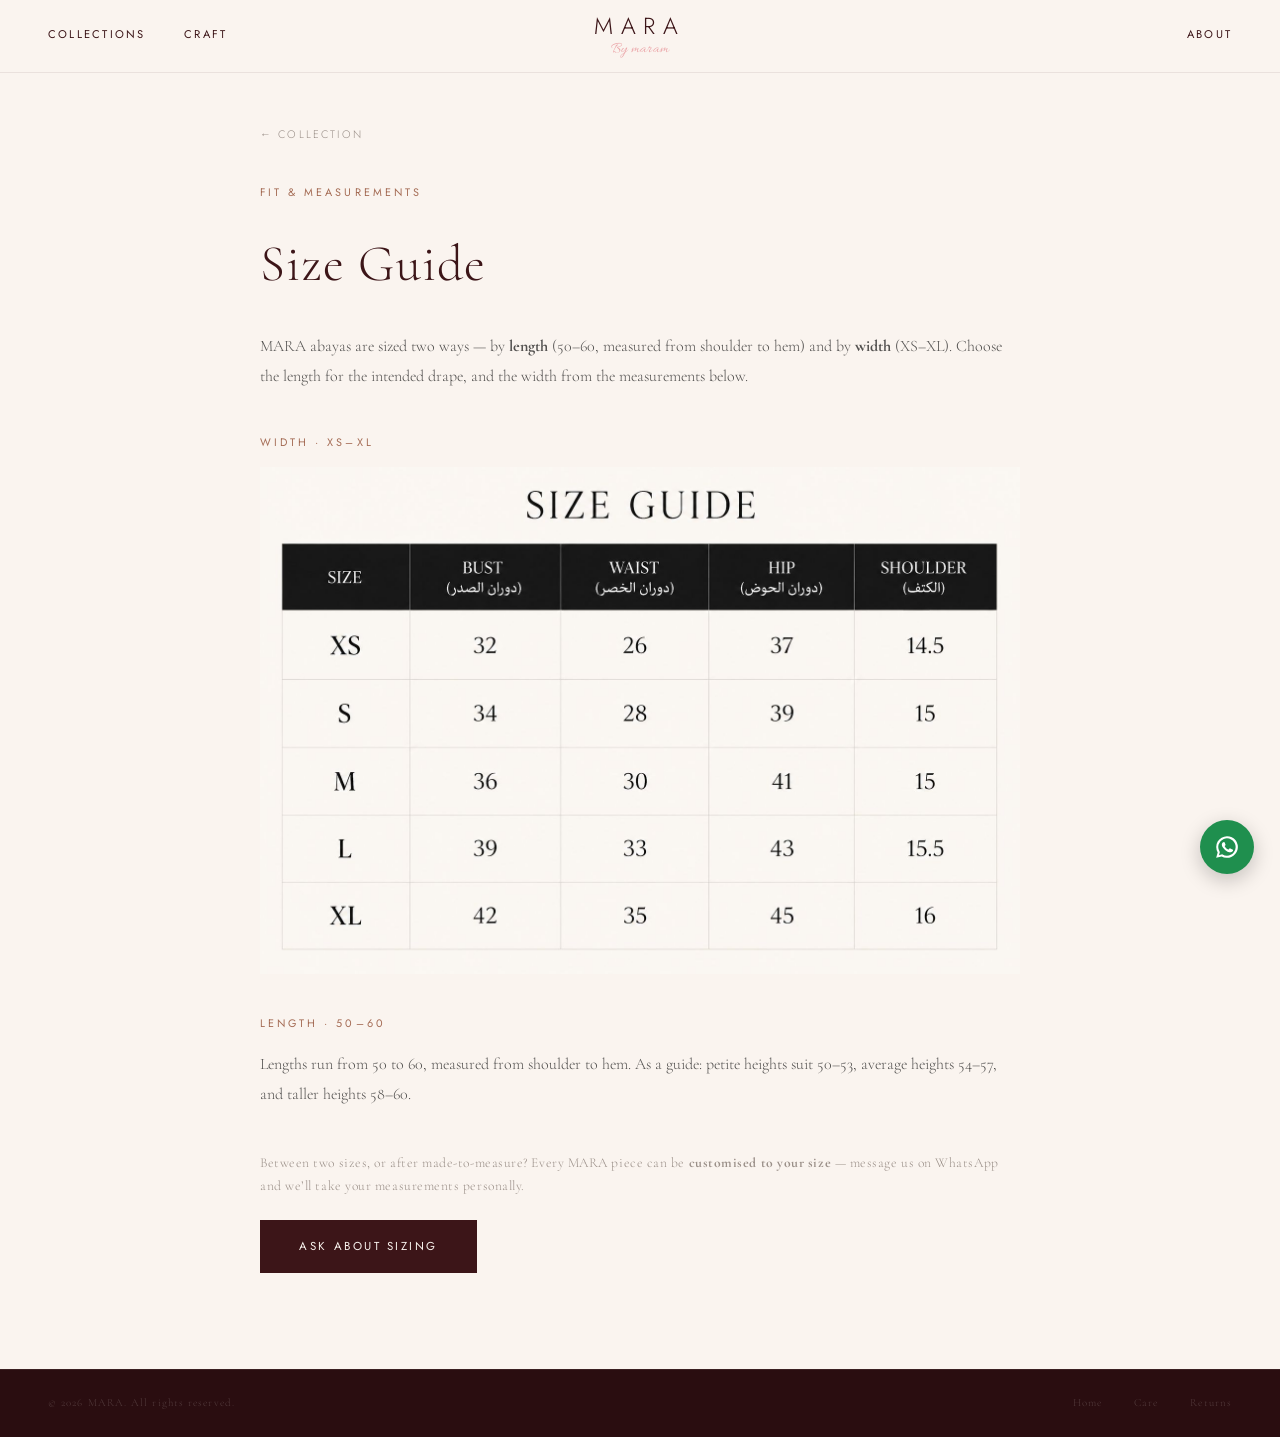
<file: size-guide.html>
<!DOCTYPE html>
<html lang="en">
<head>
  <meta charset="UTF-8" />
  <meta name="viewport" content="width=device-width, initial-scale=1.0" />
  <title>MARA — Size Guide</title>
  <meta name="description" content="MARA abaya size guide — measurements and fit guidance for every piece." />
  <link rel="icon" href="images/logo-mark.jpeg" />
  <link rel="preconnect" href="https://fonts.googleapis.com" />
  <link rel="preconnect" href="https://fonts.gstatic.com" crossorigin />
  <link href="https://fonts.googleapis.com/css2?family=Allura&family=Cormorant+Garamond:ital,wght@0,300;0,400;0,500;0,600;1,300;1,400;1,500&family=Cormorant:ital,wght@0,300;0,400;1,300&family=Jost:wght@200;300;400;500&display=swap" rel="stylesheet" />
  <link rel="stylesheet" href="styles.css" />
</head>
<body>
  <nav class="nav nav--solid" id="nav">
    <div class="nav__inner">
      <div class="nav__left">
        <a href="index.html#collections" class="nav__link">Collections</a>
        <a href="index.html#craft" class="nav__link">Craft</a>
      </div>
      <a href="index.html" class="nav__logo" aria-label="MARA Home">
        <span class="nav__logo-primary">MARA</span>
        <span class="nav__logo-sub">By maram</span>
      </a>
      <div class="nav__right">
        <a href="index.html#about" class="nav__link">About</a>
        <button class="nav__menu-toggle" id="menuToggle" aria-label="Menu"><span></span><span></span></button>
      </div>
    </div>
  </nav>

  <div class="mobile-menu" id="mobileMenu">
    <button class="mobile-menu__close" id="menuClose" aria-label="Close menu">✕</button>
    <nav class="mobile-menu__nav">
      <a href="index.html#collections" class="mobile-menu__link">Collections</a>
      <a href="index.html#craft" class="mobile-menu__link">Craft</a>
      <a href="index.html#about" class="mobile-menu__link">About</a>
      <a href="index.html#contact" class="mobile-menu__link">Contact</a>
    </nav>
    <p class="mobile-menu__tagline">Crafted for timeless presence.</p>
  </div>

  <main class="info-page">
    <div class="info-page__inner">
      <a href="index.html#collections" class="pdp__back">← Collection</a>
      <span class="section-label">Fit & Measurements</span>
      <h1 class="info-page__title">Size Guide</h1>
      <p class="info-page__lead">
        MARA abayas are sized two ways — by <strong>length</strong> (50–60, measured
        from shoulder to hem) and by <strong>width</strong> (XS–XL). Choose the length
        for the intended drape, and the width from the measurements below.
      </p>

      <h2 class="section-label" style="margin-bottom:1rem;">Width · XS–XL</h2>
      <img
        src="images/size-guide-chart.jpg"
        alt="MARA size guide — bust, waist, hip and shoulder measurements for sizes XS to XL"
        style="width:100%; height:auto; display:block; margin-bottom:2.5rem;"
      />

      <h2 class="section-label" style="margin-bottom:1rem;">Length · 50–60</h2>
      <p class="info-page__lead" style="margin-bottom:1.5rem;">
        Lengths run from 50 to 60, measured from shoulder to hem. As a guide: petite
        heights suit 50–53, average heights 54–57, and taller heights 58–60.
      </p>

      <p class="info-page__note">
        Between two sizes, or after made-to-measure? Every MARA piece can be
        <strong>customised to your size</strong> — message us on WhatsApp and we’ll
        take your measurements personally.
      </p>
      <a href="#" class="btn btn--dark" id="infoWhatsapp">Ask about sizing</a>
    </div>
  </main>

  <footer class="footer">
    <div class="footer__bottom" style="border-top:none;">
      <p class="footer__copy">© 2026 MARA. All rights reserved.</p>
      <div class="footer__legal">
        <a href="index.html" class="footer__legal-link">Home</a>
        <a href="care.html" class="footer__legal-link">Care</a>
        <a href="returns.html" class="footer__legal-link">Returns</a>
      </div>
    </div>
  </footer>

  <script src="config.js"></script>
  <script>
    document.getElementById('infoWhatsapp')?.addEventListener('click', (e) => {
      e.preventDefault();
      window.open(maraWhatsappLink('Hello MARA, I have a question about sizing.'), '_blank', 'noopener');
    });
  </script>
  <script src="script.js"></script>
</body>
</html>
</file>
<file: styles.css>
/* ─── MARA Brand Website — Stylesheet ───────────────────────────────────── */

/* ─── Custom Properties ─────────────────────────────────────────────────── */
:root {
  /* ── MARA Core Palette (Visual Brand Guidelines, §06) ──────────────── */
  --espresso:      #3C1518;   /* MARA Espresso — primary dark ground & ink */
  --espresso-deep: #2A0D10;   /* deepest ground — footer */
  --black:         #0B0B0B;   /* Ink Black — logo & garment/product black only */
  --porcelain:     #FAF4EF;   /* Porcelain — primary background */
  --ivory:         #FAF4EF;   /* alias → Porcelain (legacy references) */
  --stone:         #D8D0C8;   /* Warm Stone — lines & soft fields */

  /* ── Signature accents (whisper — never overpowering) ──────────────── */
  --blush:         #EBA6A9;   /* Blush — primary signature accent */
  --turquoise:     #2CB7D3;   /* Turquoise — cool accent, echoes embroidery */

  /* ── Seasonal — embroidery only, used sparingly ────────────────────── */
  --rust:          #C35B32;
  --clay:          #A46B54;

  --mid-gray:    #9A8F88;     /* warm muted — captions on porcelain */
  --light-gray:  #E8E1D9;

  /* ── Typography (Visual Brand Guidelines, §07) ─────────────────────── */
  --font-serif:  'Cormorant Garamond', 'Georgia', serif;   /* body */
  --font-display:'Cormorant', 'Cormorant Garamond', serif; /* serif headlines */
  --font-ui:     'Jost', 'Helvetica Neue', Arial, sans-serif; /* labels · nav · wordmark */
  --font-script: 'Allura', 'Cormorant', cursive;           /* founder signature only */

  --nav-h:       72px;
  --ease-silk:   cubic-bezier(0.25, 0.1, 0.25, 1);
  --ease-out:    cubic-bezier(0.16, 1, 0.3, 1);
}

/* ─── Reset & Base ──────────────────────────────────────────────────────── */
*, *::before, *::after { box-sizing: border-box; margin: 0; padding: 0; }

html {
  scroll-behavior: smooth;
  font-size: 16px;
}

body {
  background: var(--porcelain);
  color: var(--espresso);
  font-family: var(--font-serif);
  font-weight: 300;
  line-height: 1.7;
  -webkit-font-smoothing: antialiased;
  overflow-x: hidden;
}

img { display: block; width: 100%; }
a  { text-decoration: none; color: inherit; }
button { cursor: pointer; border: none; background: none; font-family: inherit; }

/* ─── Scroll Reveal ─────────────────────────────────────────────────────── */
.reveal {
  opacity: 0;
  transform: translateY(28px);
  transition: opacity 0.9s var(--ease-out), transform 0.9s var(--ease-out);
  transition-delay: var(--delay, 0ms);
}
.reveal.visible {
  opacity: 1;
  transform: translateY(0);
}

/* ─── Section Labels & Titles ───────────────────────────────────────────── */
.section-label {
  display: block;
  font-family: var(--font-ui);
  font-size: 0.68rem;
  font-weight: 400;
  letter-spacing: 0.28em;
  text-transform: uppercase;
  color: var(--clay);
  margin-bottom: 1.2rem;
}

.section-title {
  font-family: var(--font-display);
  font-size: clamp(2.2rem, 4vw, 3.6rem);
  font-weight: 300;
  line-height: 1.15;
  letter-spacing: 0.01em;
  color: var(--espresso);
  margin-bottom: 2rem;
}

/* ─── Buttons ───────────────────────────────────────────────────────────── */
.btn {
  display: inline-block;
  font-family: var(--font-ui);
  font-size: 0.72rem;
  font-weight: 400;
  letter-spacing: 0.22em;
  text-transform: uppercase;
  padding: 1rem 2.4rem;
  transition: all 0.35s var(--ease-silk);
}

.btn--dark {
  background: var(--espresso);
  color: var(--porcelain);
  border: 1px solid var(--espresso);
}
.btn--dark:hover {
  background: transparent;
  color: var(--espresso);
}

.btn--outline {
  background: transparent;
  color: var(--espresso);
  border: 1px solid var(--espresso);
}
.btn--outline:hover {
  background: var(--espresso);
  color: var(--porcelain);
}

.btn--ivory {
  background: var(--ivory);
  color: var(--black);
  border: 1px solid var(--ivory);
}
.btn--ivory:hover {
  background: transparent;
  color: var(--ivory);
}

/* ─── NAVIGATION ────────────────────────────────────────────────────────── */
.nav {
  position: fixed;
  top: 0; left: 0; right: 0;
  z-index: 100;
  height: var(--nav-h);
  transition: background 0.5s var(--ease-silk), box-shadow 0.5s var(--ease-silk);
}

.nav.scrolled {
  background: rgba(250, 244, 239, 0.95);
  backdrop-filter: blur(12px);
  -webkit-backdrop-filter: blur(12px);
  box-shadow: 0 1px 0 rgba(60, 21, 24, 0.08);
}

.nav__inner {
  max-width: 1400px;
  margin: 0 auto;
  height: 100%;
  padding: 0 3rem;
  display: grid;
  grid-template-columns: 1fr auto 1fr;
  align-items: center;
}

.nav__left, .nav__right {
  display: flex;
  align-items: center;
  gap: 2.4rem;
}

.nav__right { justify-content: flex-end; }

.nav__link {
  font-family: var(--font-ui);
  font-size: 0.7rem;
  font-weight: 400;
  letter-spacing: 0.2em;
  text-transform: uppercase;
  color: var(--espresso);
  position: relative;
  padding-bottom: 2px;
}

.nav__link::after {
  content: '';
  position: absolute;
  bottom: 0; left: 0;
  width: 0; height: 1px;
  background: var(--blush);
  transition: width 0.35s var(--ease-silk);
}

.nav__link:hover::after { width: 100%; }

.nav__logo {
  display: flex;
  flex-direction: column;
  align-items: center;
  gap: 1px;
  text-align: center;
}

.nav__logo-primary {
  font-family: var(--font-ui);
  font-size: 1.45rem;
  font-weight: 300;
  letter-spacing: 0.34em;
  color: var(--espresso);
  line-height: 1;
}

.nav__logo-sub {
  font-family: var(--font-script);
  font-size: 0.95rem;
  letter-spacing: 0.02em;
  color: var(--blush);
  line-height: 1;
  margin-top: 2px;
}

.nav__icon {
  color: var(--black);
  padding: 4px;
  opacity: 0.75;
  transition: opacity 0.25s;
}
.nav__icon:hover { opacity: 1; }

.nav__menu-toggle {
  display: none;
  flex-direction: column;
  gap: 5px;
  padding: 4px;
}
.nav__menu-toggle span {
  display: block;
  width: 22px;
  height: 1px;
  background: var(--black);
  transition: all 0.3s;
}

/* Mobile Menu */
.mobile-menu {
  position: fixed;
  inset: 0;
  background: var(--espresso);
  z-index: 200;
  display: flex;
  flex-direction: column;
  align-items: center;
  justify-content: center;
  opacity: 0;
  pointer-events: none;
  transition: opacity 0.45s var(--ease-silk);
}
.mobile-menu.open {
  opacity: 1;
  pointer-events: auto;
}

.mobile-menu__close {
  position: absolute;
  top: 2rem; right: 2rem;
  color: var(--ivory);
  font-size: 1.2rem;
  opacity: 0.6;
  transition: opacity 0.25s;
}
.mobile-menu__close:hover { opacity: 1; }

.mobile-menu__nav {
  display: flex;
  flex-direction: column;
  align-items: center;
  gap: 2.4rem;
}

.mobile-menu__link {
  font-family: var(--font-display);
  font-size: clamp(2rem, 6vw, 3.5rem);
  font-weight: 300;
  letter-spacing: 0.1em;
  color: var(--ivory);
  transition: color 0.3s;
}
.mobile-menu__link:hover { color: var(--blush); }

.mobile-menu__tagline {
  position: absolute;
  bottom: 2.5rem;
  font-family: var(--font-ui);
  font-size: 0.68rem;
  letter-spacing: 0.24em;
  text-transform: uppercase;
  color: rgba(250, 244, 239, 0.35);
}

/* ─── HERO ──────────────────────────────────────────────────────────────── */
.hero {
  position: relative;
  height: 100svh;
  min-height: 680px;
  display: flex;
  align-items: center;
  justify-content: center;
  overflow: hidden;
}

.hero__backdrop {
  position: absolute;
  inset: 0;
  background: var(--espresso);
  overflow: hidden;
}

/* Rotating collection slideshow — each abaya cross-fades in as the backdrop */
.hero__slides {
  position: absolute;
  inset: 0;
}

.hero__slide {
  position: absolute;
  inset: 0;
  background-size: cover;
  background-position: center 22%;
  opacity: 0;
  transform: scale(1.06);
  transition: opacity 1.6s ease-in-out, transform 6s ease-out;
  will-change: opacity, transform;
}

.hero__slide.is-active {
  opacity: 0.58;
  transform: scale(1);
}

/* No-JS fallback backdrop (matches the first slide); fades out once the slideshow takes over */
.hero__backdrop::before {
  content: '';
  position: absolute;
  inset: 0;
  background-image: url('images/abaya-print-front.png');
  background-size: cover;
  background-position: center 22%;
  opacity: 0.55;
  transition: opacity 1.2s ease;
}

.hero__backdrop.has-slides::before {
  opacity: 0;
}

@media (prefers-reduced-motion: reduce) {
  .hero__slide {
    transition: opacity 0.4s ease;
    transform: none;
  }
  .hero__slide.is-active {
    transform: none;
  }
}

.hero__gradient {
  position: absolute;
  inset: 0;
  background:
    linear-gradient(180deg, rgba(42,13,16,0.5) 0%, rgba(42,13,16,0.12) 45%, rgba(42,13,16,0.8) 100%),
    linear-gradient(90deg, rgba(42,13,16,0.35) 0%, transparent 50%);
}

/* Turquoise accent line */
.hero__backdrop::after {
  content: '';
  position: absolute;
  top: 15%;
  right: 12%;
  width: 1px;
  height: 55%;
  background: linear-gradient(to bottom, transparent, var(--turquoise), transparent);
  opacity: 0.45;
}

.hero__content {
  position: relative;
  z-index: 2;
  text-align: center;
  padding: 0 2rem;
  display: flex;
  flex-direction: column;
  align-items: center;
  gap: 0;
}

.hero__eyebrow {
  font-family: var(--font-ui);
  font-size: 0.65rem;
  letter-spacing: 0.32em;
  text-transform: uppercase;
  color: rgba(250, 244, 239, 0.55);
  margin-bottom: 1.8rem;
}

.hero__wordmark {
  font-family: var(--font-ui);
  font-size: clamp(5rem, 14vw, 13rem);
  font-weight: 200;
  letter-spacing: 0.32em;
  color: var(--porcelain);
  line-height: 0.95;
  margin-bottom: 1rem;
}

.hero__signature {
  font-family: var(--font-script);
  font-size: clamp(1.8rem, 4vw, 3rem);
  font-weight: 400;
  color: var(--blush);
  letter-spacing: 0.01em;
  line-height: 1;
  margin-bottom: 2.2rem;
}
.hero__signature em { font-style: normal; }

.hero__tagline {
  font-family: var(--font-ui);
  font-size: 0.72rem;
  letter-spacing: 0.26em;
  text-transform: uppercase;
  color: rgba(250, 244, 239, 0.5);
  margin-bottom: 3rem;
}

.hero__cta {
  font-family: var(--font-ui);
  font-size: 0.72rem;
  letter-spacing: 0.24em;
  text-transform: uppercase;
  color: var(--porcelain);
  border-bottom: 1px solid rgba(250, 244, 239, 0.4);
  padding-bottom: 3px;
  transition: border-color 0.35s, color 0.35s;
}
.hero__cta:hover {
  border-color: var(--blush);
  color: var(--blush);
}

.hero__scroll-hint {
  position: absolute;
  bottom: 2.5rem;
  left: 50%;
  transform: translateX(-50%);
  display: flex;
  flex-direction: column;
  align-items: center;
  gap: 0.8rem;
  z-index: 2;
}

.hero__scroll-hint span {
  font-size: 0.6rem;
  letter-spacing: 0.25em;
  text-transform: uppercase;
  color: rgba(243, 240, 235, 0.35);
}

.hero__scroll-line {
  width: 1px;
  height: 48px;
  background: linear-gradient(to bottom, rgba(243, 240, 235, 0.4), transparent);
  animation: scrollPulse 2.4s ease-in-out infinite;
}

@keyframes scrollPulse {
  0%, 100% { opacity: 0.4; transform: scaleY(1); }
  50% { opacity: 1; transform: scaleY(1.1); }
}

/* ─── STATEMENT ─────────────────────────────────────────────────────────── */
.statement {
  background: var(--ivory);
  padding: 7rem 2rem;
}

.statement__inner {
  max-width: 900px;
  margin: 0 auto;
  text-align: center;
}

.statement__text {
  font-family: var(--font-display);
  font-size: clamp(1.6rem, 3.5vw, 2.8rem);
  font-weight: 300;
  font-style: italic;
  line-height: 1.5;
  color: var(--espresso);
  letter-spacing: 0.02em;
  opacity: 0;
  transform: translateY(28px);
  transition: opacity 1.1s var(--ease-out), transform 1.1s var(--ease-out);
}
.statement__text.visible {
  opacity: 1;
  transform: none;
}

/* ─── COLLECTIONS ───────────────────────────────────────────────────────── */
.collections {
  padding: 5rem 3rem 7rem;
  max-width: 1400px;
  margin: 0 auto;
}

.collections__header {
  margin-bottom: 3.5rem;
}

.collections__tabs {
  display: flex;
  flex-wrap: wrap;
  gap: 0.6rem;
  margin-bottom: 2.4rem;
}
.collections__tab {
  display: inline-flex;
  align-items: baseline;
  gap: 0.5rem;
  padding: 0.65rem 1.5rem;
  border: 1px solid rgba(60, 21, 24, 0.25);
  font-family: var(--font-ui);
  font-size: 0.72rem;
  letter-spacing: 0.18em;
  text-transform: uppercase;
  color: var(--espresso);
  background: transparent;
  transition: all 0.25s var(--ease-silk);
}
.collections__tab:hover { border-color: var(--espresso); }
.collections__tab.is-active {
  background: var(--espresso);
  color: var(--porcelain);
  border-color: var(--espresso);
}
.collections__tab-soon {
  font-size: 0.55rem;
  letter-spacing: 0.14em;
  opacity: 0.55;
}

.collections__grid {
  display: grid;
  grid-template-columns: repeat(3, 1fr);
  gap: 1.5rem 1.5rem;
}

.collections__grid--empty {
  display: block;
}

.collections__empty {
  text-align: center;
  padding: 5rem 1rem 4rem;
  border-top: 1px solid var(--stone);
  border-bottom: 1px solid var(--stone);
}
.collections__empty-line {
  font-family: var(--font-display);
  font-style: italic;
  font-size: clamp(1.4rem, 3vw, 2.2rem);
  color: var(--espresso);
  margin-bottom: 0.8rem;
}
.collections__empty-sub {
  font-family: var(--font-ui);
  font-size: 0.7rem;
  letter-spacing: 0.22em;
  text-transform: uppercase;
  color: var(--clay);
}

/* Product card */
.product-card {
  cursor: pointer;
}

.product-card--tall .product-card__image { padding-bottom: 140%; }
.product-card--wide { grid-column: span 2; }

.product-card__image {
  position: relative;
  padding-bottom: 125%;
  overflow: hidden;
  background: var(--black);
  background-size: cover;
  background-position: center top;
  background-repeat: no-repeat;
}

.product-card__image--1 {
  background: url('images/product-1-front.jpeg') center top / cover no-repeat;
}
.product-card__image--2 {
  background: url('images/product-1-side.jpeg') center top / cover no-repeat;
}
.product-card__image--3 {
  background: url('images/product-2-front.jpeg') center top / cover no-repeat;
}
.product-card__image--4 {
  background: url('images/product-3-front.jpeg') center top / cover no-repeat;
  padding-bottom: 55%;
}

/* Decorative embroidery-inspired element */
.product-card__image::before {
  content: '';
  position: absolute;
  inset: 0;
  background-image:
    radial-gradient(circle 1px at 25% 30%, rgba(44,183,211,0.3) 0%, transparent 1px),
    radial-gradient(circle 1px at 35% 45%, rgba(44,183,211,0.2) 0%, transparent 1px),
    radial-gradient(circle 1px at 20% 55%, rgba(44,183,211,0.25) 0%, transparent 1px),
    radial-gradient(circle 1px at 40% 65%, rgba(44,183,211,0.15) 0%, transparent 1px);
  opacity: 0;
  transition: opacity 0.5s;
}
.product-card:hover .product-card__image::before { opacity: 1; }

.product-card__accent-line {
  position: absolute;
  right: 0; top: 15%; bottom: 15%;
  width: 2px;
  background: linear-gradient(to bottom, transparent, var(--turquoise), transparent);
  opacity: 0;
  transform: scaleY(0);
  transition: opacity 0.4s, transform 0.5s var(--ease-out);
}
.product-card:hover .product-card__accent-line {
  opacity: 0.6;
  transform: scaleY(1);
}

.product-card__overlay {
  position: absolute;
  inset: 0;
  display: flex;
  align-items: flex-end;
  justify-content: center;
  padding-bottom: 2rem;
  opacity: 0;
  transition: opacity 0.4s;
  background: linear-gradient(to top, rgba(11,11,11,0.5) 0%, transparent 50%);
}
.product-card__overlay span {
  font-size: 0.68rem;
  letter-spacing: 0.2em;
  text-transform: uppercase;
  color: var(--ivory);
  border-bottom: 1px solid rgba(243, 240, 235, 0.5);
  padding-bottom: 2px;
}
.product-card:hover .product-card__overlay { opacity: 1; }

.product-card__info {
  padding: 1.2rem 0 0;
  display: flex;
  flex-direction: column;
  gap: 0.25rem;
}

.product-card__name {
  font-family: var(--font-display);
  font-size: 1.05rem;
  font-weight: 400;
  letter-spacing: 0.03em;
}

.product-card__desc {
  font-family: var(--font-ui);
  font-size: 0.68rem;
  letter-spacing: 0.12em;
  text-transform: uppercase;
  color: var(--mid-gray);
}

.product-card__price {
  font-family: var(--font-ui);
  font-size: 0.78rem;
  letter-spacing: 0.1em;
  color: var(--espresso);
  margin-top: 0.4rem;
}

.collections__footer {
  text-align: center;
  margin-top: 4rem;
}

/* ─── CRAFT ─────────────────────────────────────────────────────────────── */
.craft {
  background: var(--espresso);
  padding: 8rem 3rem;
}

.craft__inner {
  max-width: 1300px;
  margin: 0 auto;
  display: grid;
  grid-template-columns: 1fr 1fr;
  gap: 7rem;
  align-items: center;
}

.craft__visual { position: relative; }

.craft__image {
  position: relative;
  padding-bottom: 120%;
  background: url('images/detail-label.jpeg') center center / cover no-repeat;
  overflow: hidden;
}

.craft__image::before {
  content: '';
  position: absolute;
  inset: 0;
  background: linear-gradient(160deg, rgba(11,11,11,0.25) 0%, transparent 60%);
}

.craft__turquoise-accent {
  position: absolute;
  bottom: -1px; left: 0; right: 0;
  height: 3px;
  background: linear-gradient(to right, transparent, var(--turquoise), transparent);
}

.craft__caption {
  margin-top: 1.2rem;
  font-family: var(--font-ui);
  font-size: 0.66rem;
  letter-spacing: 0.18em;
  color: rgba(250, 244, 239, 0.4);
  text-transform: uppercase;
}

.craft__text { color: var(--ivory); }

.craft__text .section-label { color: rgba(243, 240, 235, 0.4); }

.craft__text .section-title {
  color: var(--ivory);
  font-size: clamp(2rem, 3.5vw, 3.2rem);
  margin-bottom: 2rem;
}

.craft__text .section-title em {
  color: var(--turquoise);
  font-style: italic;
}

.craft__body {
  font-size: 0.95rem;
  line-height: 1.9;
  color: rgba(243, 240, 235, 0.65);
  margin-bottom: 1.4rem;
}

.craft__details {
  margin-top: 2.5rem;
  display: flex;
  flex-direction: column;
  gap: 1rem;
  border-top: 1px solid rgba(243, 240, 235, 0.1);
  padding-top: 2rem;
}

.craft__detail {
  display: flex;
  justify-content: space-between;
  align-items: center;
  border-bottom: 1px solid rgba(243, 240, 235, 0.06);
  padding-bottom: 0.8rem;
}

.craft__detail-label {
  font-family: var(--font-ui);
  font-size: 0.63rem;
  letter-spacing: 0.22em;
  text-transform: uppercase;
  color: rgba(250, 244, 239, 0.4);
}

.craft__detail-value {
  font-size: 0.82rem;
  color: rgba(243, 240, 235, 0.7);
  letter-spacing: 0.05em;
}

/* ─── CAMPAIGN ──────────────────────────────────────────────────────────── */
.campaign {
  position: relative;
  height: 80vh;
  min-height: 540px;
  display: flex;
  align-items: center;
  justify-content: center;
  overflow: hidden;
}

.campaign__backdrop {
  position: absolute;
  inset: 0;
  overflow: hidden;
}

.campaign__backdrop::before {
  content: '';
  position: absolute;
  inset: 0;
  background: url('images/product-1-hold.jpeg') center top / cover no-repeat;
  opacity: 0.5;
}

.campaign__veil {
  position: absolute;
  inset: 0;
  background: rgba(42, 13, 16, 0.6);
}

/* Grid texture overlay */
.campaign__backdrop::after {
  content: '';
  position: absolute;
  inset: 0;
  background-image:
    linear-gradient(rgba(243,240,235,0.025) 1px, transparent 1px),
    linear-gradient(90deg, rgba(243,240,235,0.025) 1px, transparent 1px);
  background-size: 60px 60px;
}

.campaign__content {
  position: relative;
  z-index: 2;
  text-align: center;
  display: flex;
  flex-direction: column;
  align-items: center;
  gap: 0;
  padding: 0 2rem;
}

.campaign__label {
  font-family: var(--font-ui);
  font-size: 0.65rem;
  letter-spacing: 0.3em;
  text-transform: uppercase;
  color: var(--blush);
  margin-bottom: 1.8rem;
}

.campaign__headline {
  font-family: var(--font-display);
  font-size: clamp(2.5rem, 6vw, 5.5rem);
  font-weight: 300;
  color: var(--ivory);
  line-height: 1.2;
  letter-spacing: 0.05em;
  margin-bottom: 3rem;
}

/* ─── PILLARS ───────────────────────────────────────────────────────────── */
.pillars {
  background: var(--ivory);
  padding: 7rem 3rem;
}

.pillars__inner {
  max-width: 1300px;
  margin: 0 auto;
  display: grid;
  grid-template-columns: repeat(5, 1fr);
  gap: 2.5rem;
}

.pillar {
  display: flex;
  flex-direction: column;
  align-items: center;
  text-align: center;
}

.pillar__icon {
  width: 48px;
  height: 48px;
  color: var(--mid-gray);
  margin-bottom: 1.5rem;
}
.pillar__icon svg { width: 100%; height: 100%; }

.pillar__title {
  font-family: var(--font-display);
  font-size: 1rem;
  font-weight: 400;
  letter-spacing: 0.05em;
  margin-bottom: 0.6rem;
}

.pillar__text {
  font-size: 0.78rem;
  color: var(--mid-gray);
  line-height: 1.7;
}

/* ─── ABOUT ─────────────────────────────────────────────────────────────── */
.about {
  background: var(--stone);
  padding: 8rem 3rem;
}

.about__inner {
  max-width: 1300px;
  margin: 0 auto;
  display: grid;
  grid-template-columns: 1fr 1fr;
  gap: 8rem;
  align-items: center;
}

.about__body {
  font-size: 0.95rem;
  line-height: 1.9;
  color: rgba(11, 11, 11, 0.65);
  margin-bottom: 1.4rem;
}

.about__visual { position: relative; }

.about__image {
  position: relative;
  padding-bottom: 125%;
  background: var(--black);
  overflow: hidden;
}

.about__image-inner {
  position: absolute;
  inset: 0;
  background: url('images/product-1-back.jpeg') center top / cover no-repeat;
}

.about__image::after {
  content: '';
  position: absolute;
  inset: 0;
  background: linear-gradient(to bottom, transparent 60%, rgba(11,11,11,0.18) 100%);
}

.about__quote {
  position: absolute;
  bottom: -1.5rem;
  left: -2rem;
  background: var(--porcelain);
  padding: 1.5rem 2rem;
  font-family: var(--font-display);
  font-style: italic;
  font-size: 1rem;
  color: var(--espresso);
  max-width: 260px;
  border-left: 2px solid var(--blush);
  box-shadow: 0 4px 24px rgba(60,21,24,0.1);
}

/* ─── EDITORIAL GRID ────────────────────────────────────────────────────── */
.editorial {
  background: var(--ivory);
  padding: 7rem 3rem;
}

.editorial__header {
  max-width: 1300px;
  margin: 0 auto 3.5rem;
}

/* Gliding film-strip marquee — the track holds two identical sets of cells
   and slides -50%, so the loop is seamless. Pauses on hover. */
.editorial__marquee {
  overflow: hidden;
  margin: 0 -3rem;
  padding: 1.5rem 0;
}

.editorial__track {
  display: flex;
  align-items: flex-start;
  width: max-content;
  animation: editorial-glide 55s linear infinite;
}
.editorial__marquee:hover .editorial__track { animation-play-state: paused; }

@keyframes editorial-glide {
  from { transform: translateX(0); }
  to   { transform: translateX(-50%); }
}

.editorial__cell {
  position: relative;
  height: 380px;
  width: 300px;
  flex-shrink: 0;
  margin-right: 6px;
  overflow: hidden;
  cursor: pointer;
  background-color: var(--black);
  background-size: cover;
  background-position: center top;
  background-repeat: no-repeat;
  transition: transform 0.4s var(--ease-out);
}
.editorial__cell:hover { transform: scale(1.02); z-index: 1; }

/* Alternating drop gives the strip its editorial rhythm */
.editorial__cell.is-dropped { margin-top: 2rem; }

/* Product name — revealed on hover, keeping the default look pure imagery */
.editorial__cell-name {
  position: absolute;
  left: 0;
  right: 0;
  bottom: 0;
  z-index: 2;
  padding: 2rem 1rem 1.1rem;
  font-family: var(--font-ui);
  font-size: 0.62rem;
  letter-spacing: 0.18em;
  text-transform: uppercase;
  text-align: center;
  color: var(--porcelain);
  background: linear-gradient(to top, rgba(20, 8, 10, 0.78), transparent);
  opacity: 0;
  transition: opacity 0.35s var(--ease-out);
}
.editorial__cell:hover .editorial__cell-name { opacity: 1; }

@media (prefers-reduced-motion: reduce) {
  .editorial__track { animation: none; }
  .editorial__marquee { overflow-x: auto; }
}

/* Turquoise accent on hover */
.editorial__cell::after {
  content: '';
  position: absolute;
  inset: 0;
  border: 1.5px solid var(--turquoise);
  opacity: 0;
  transition: opacity 0.3s;
}
.editorial__cell:hover::after { opacity: 0.4; }

.editorial__note {
  max-width: 1300px;
  margin: 2rem auto 0;
  font-family: var(--font-ui);
  font-size: 0.68rem;
  letter-spacing: 0.2em;
  text-transform: uppercase;
  color: var(--clay);
  text-align: right;
}

/* ─── NEWSLETTER ────────────────────────────────────────────────────────── */
.newsletter {
  background: var(--espresso);
  padding: 8rem 2rem;
}

.newsletter__inner {
  max-width: 600px;
  margin: 0 auto;
  text-align: center;
}

.newsletter .section-label { color: rgba(243, 240, 235, 0.35); }

.newsletter__title {
  font-family: var(--font-display);
  font-size: clamp(2rem, 4vw, 3.2rem);
  font-weight: 300;
  color: var(--ivory);
  margin-bottom: 1rem;
  letter-spacing: 0.02em;
}

.newsletter__sub {
  font-size: 0.82rem;
  color: rgba(243, 240, 235, 0.45);
  letter-spacing: 0.1em;
  margin-bottom: 3rem;
}

.newsletter__form {
  display: flex;
  gap: 0;
  border: 1px solid rgba(243, 240, 235, 0.2);
  max-width: 480px;
  margin: 0 auto 1.5rem;
  transition: border-color 0.3s;
}
.newsletter__form:focus-within {
  border-color: rgba(235, 166, 169, 0.6);
}

.newsletter__input {
  flex: 1;
  background: transparent;
  border: none;
  padding: 1rem 1.4rem;
  font-family: var(--font-serif);
  font-size: 0.82rem;
  color: var(--ivory);
  letter-spacing: 0.05em;
  outline: none;
}
.newsletter__input::placeholder { color: rgba(243, 240, 235, 0.3); }

.newsletter__btn {
  background: var(--porcelain);
  color: var(--espresso);
  padding: 1rem 1.8rem;
  font-family: var(--font-ui);
  font-size: 0.68rem;
  letter-spacing: 0.22em;
  text-transform: uppercase;
  transition: background 0.3s, color 0.3s;
}
.newsletter__btn:hover {
  background: var(--blush);
  color: var(--espresso);
}

.newsletter__privacy {
  font-size: 0.65rem;
  letter-spacing: 0.1em;
  color: rgba(243, 240, 235, 0.2);
}

/* ─── FOOTER ────────────────────────────────────────────────────────────── */
.footer {
  background: var(--espresso-deep);
  border-top: 1px solid rgba(250, 244, 239, 0.08);
}

.footer__top {
  max-width: 1400px;
  margin: 0 auto;
  padding: 5rem 3rem 4rem;
  display: grid;
  grid-template-columns: 1.2fr 2fr 0.6fr;
  gap: 5rem;
  align-start: start;
}

.footer__logo {
  font-family: var(--font-ui);
  font-size: 1.9rem;
  font-weight: 300;
  letter-spacing: 0.34em;
  color: var(--porcelain);
  line-height: 1;
  margin-bottom: 0.5rem;
}

.footer__sig {
  font-family: var(--font-script);
  font-size: 1.25rem;
  color: var(--blush);
  letter-spacing: 0.01em;
  line-height: 1;
  margin-bottom: 1.5rem;
}
.footer__sig em { font-style: normal; }

.footer__tagline {
  font-family: var(--font-ui);
  font-size: 0.66rem;
  letter-spacing: 0.2em;
  text-transform: uppercase;
  color: rgba(250, 244, 239, 0.3);
}

.footer__nav {
  display: grid;
  grid-template-columns: repeat(3, 1fr);
  gap: 2rem;
}

.footer__col {
  display: flex;
  flex-direction: column;
  gap: 0.85rem;
}

.footer__col-title {
  font-family: var(--font-ui);
  font-size: 0.63rem;
  letter-spacing: 0.24em;
  text-transform: uppercase;
  color: var(--blush);
  margin-bottom: 0.5rem;
}

.footer__link {
  font-size: 0.82rem;
  color: rgba(243, 240, 235, 0.5);
  letter-spacing: 0.06em;
  transition: color 0.25s;
}
.footer__link:hover { color: var(--ivory); }

.footer__social {
  display: flex;
  flex-direction: column;
  gap: 1rem;
}

.footer__social-link {
  display: flex;
  align-items: center;
  gap: 0.75rem;
  font-size: 0.8rem;
  color: rgba(243, 240, 235, 0.5);
  letter-spacing: 0.08em;
  transition: color 0.25s;
}
.footer__social-link:hover { color: var(--blush); }

.footer__bottom {
  max-width: 1400px;
  margin: 0 auto;
  padding: 1.5rem 3rem;
  border-top: 1px solid rgba(243, 240, 235, 0.06);
  display: flex;
  justify-content: space-between;
  align-items: center;
}

.footer__copy {
  font-size: 0.68rem;
  letter-spacing: 0.1em;
  color: rgba(243, 240, 235, 0.2);
}

.footer__legal {
  display: flex;
  gap: 2rem;
}

.footer__legal-link {
  font-size: 0.68rem;
  letter-spacing: 0.1em;
  color: rgba(243, 240, 235, 0.2);
  transition: color 0.25s;
}
.footer__legal-link:hover { color: rgba(243, 240, 235, 0.5); }

/* ─── SOLID NAV (inner pages without a hero) ────────────────────────────── */
.nav--solid {
  background: rgba(250, 244, 239, 0.95);
  backdrop-filter: blur(12px);
  -webkit-backdrop-filter: blur(12px);
  box-shadow: 0 1px 0 rgba(60, 21, 24, 0.08);
}

/* ─── PRODUCT PAGE (PDP) ────────────────────────────────────────────────── */
.pdp {
  max-width: 1300px;
  margin: 0 auto;
  padding: calc(var(--nav-h) + 2.5rem) 3rem 6rem;
}

.pdp__loading {
  padding: 6rem 0;
  text-align: center;
  color: var(--mid-gray);
  letter-spacing: 0.1em;
}

.pdp__back,
.pdp__sizelink {
  display: inline-block;
  font-family: var(--font-ui);
  font-size: 0.68rem;
  letter-spacing: 0.2em;
  text-transform: uppercase;
  color: var(--mid-gray);
  transition: color 0.25s;
}
.pdp__back { margin-bottom: 2.5rem; }
.pdp__back:hover,
.pdp__sizelink:hover { color: var(--blush); }

.pdp__inner {
  display: grid;
  grid-template-columns: 1.1fr 1fr;
  gap: 4.5rem;
  align-items: start;
}

.pdp__main {
  position: relative;
  padding-bottom: 130%;
  overflow: hidden;
  background: var(--black);
}
.pdp__main img {
  position: absolute;
  inset: 0;
  width: 100%;
  height: 100%;
  object-fit: cover;
  object-position: center top;
}

/* Placeholder shown when a product photo is not yet uploaded */
.pdp__main--pending img { display: none; }
.pdp__main--pending::after {
  content: attr(data-pending);
  position: absolute;
  inset: 0;
  display: flex;
  align-items: center;
  justify-content: center;
  font-family: var(--font-ui);
  font-size: 0.7rem;
  letter-spacing: 0.22em;
  text-transform: uppercase;
  color: rgba(250, 244, 239, 0.5);
}

.pdp__thumbs {
  display: flex;
  flex-wrap: wrap;
  gap: 0.75rem;
  margin-top: 0.75rem;
}
.pdp__thumb {
  width: 72px;
  padding: 0;
  border: 1px solid transparent;
  opacity: 0.6;
  transition: opacity 0.25s, border-color 0.25s;
}
.pdp__thumb img { aspect-ratio: 3/4; object-fit: cover; object-position: center top; }
.pdp__thumb:hover { opacity: 1; }
.pdp__thumb.is-active { opacity: 1; border-color: var(--blush); }

.pdp__info { padding-top: 0.5rem; }

.pdp__name {
  font-family: var(--font-display);
  font-size: clamp(1.8rem, 3vw, 2.6rem);
  font-weight: 300;
  letter-spacing: 0.02em;
  margin-bottom: 0.5rem;
}

.pdp__tagline {
  font-family: var(--font-ui);
  font-size: 0.72rem;
  letter-spacing: 0.12em;
  text-transform: uppercase;
  color: var(--mid-gray);
  margin-bottom: 1.2rem;
}

.pdp__price {
  font-family: var(--font-ui);
  font-size: 1.05rem;
  letter-spacing: 0.08em;
  color: var(--espresso);
  margin-bottom: 2rem;
}

.pdp__desc {
  font-size: 0.95rem;
  line-height: 1.9;
  color: rgba(11, 11, 11, 0.7);
  margin-bottom: 2.4rem;
}

.pdp__sizes-wrap { margin-bottom: 2.2rem; }
.pdp__sizes-head {
  display: flex;
  justify-content: space-between;
  align-items: baseline;
  margin-bottom: 0.8rem;
}
.pdp__sizes { display: flex; flex-wrap: wrap; gap: 0.6rem; }
.pdp__size {
  min-width: 48px;
  padding: 0.6rem 0.9rem;
  border: 1px solid rgba(60, 21, 24, 0.25);
  font-family: var(--font-ui);
  font-size: 0.82rem;
  letter-spacing: 0.05em;
  color: var(--espresso);
  transition: all 0.25s var(--ease-silk);
}
.pdp__size:hover { border-color: var(--espresso); }
.pdp__size.is-active { background: var(--espresso); color: var(--porcelain); border-color: var(--espresso); }
.pdp__size-note {
  font-size: 0.72rem;
  color: var(--mid-gray);
  letter-spacing: 0.06em;
  margin-top: 0.7rem;
  min-height: 1rem;
}

/* Colour variants */
.pdp__colors { display: flex; flex-wrap: wrap; gap: 0.6rem; }
.pdp__color {
  display: inline-flex;
  align-items: center;
  gap: 0.55rem;
  padding: 0.5rem 0.9rem;
  border: 1px solid rgba(60, 21, 24, 0.25);
  font-family: var(--font-ui);
  font-size: 0.78rem;
  letter-spacing: 0.05em;
  color: var(--espresso);
  background: transparent;
  transition: all 0.25s var(--ease-silk);
}
.pdp__color:hover { border-color: var(--espresso); }
.pdp__color.is-active { border-color: var(--espresso); box-shadow: inset 0 0 0 1px var(--espresso); }
.pdp__color-dot {
  width: 16px;
  height: 16px;
  border-radius: 50%;
  border: 1px solid rgba(11, 11, 11, 0.18);
  flex-shrink: 0;
}

/* Made-to-measure toggle */
.pdp__custom {
  padding: 0.6rem 1.2rem;
  border: 1px dashed rgba(60, 21, 24, 0.4);
  font-family: var(--font-ui);
  font-size: 0.72rem;
  letter-spacing: 0.14em;
  text-transform: uppercase;
  color: var(--espresso);
  background: transparent;
  transition: all 0.25s var(--ease-silk);
}
.pdp__custom:hover { border-color: var(--espresso); }
.pdp__custom.is-active {
  background: var(--espresso);
  color: var(--porcelain);
  border-color: var(--espresso);
  border-style: solid;
}

/* Special instructions */
.pdp__notes-wrap {
  margin: 1.8rem 0 2.2rem;
  display: flex;
  flex-direction: column;
  gap: 0.7rem;
}
.pdp__notes {
  width: 100%;
  padding: 0.85rem 1rem;
  border: 1px solid rgba(60, 21, 24, 0.25);
  background: transparent;
  font-family: var(--font-serif);
  font-size: 0.9rem;
  line-height: 1.7;
  color: var(--espresso);
  resize: vertical;
  transition: border-color 0.25s var(--ease-silk);
}
.pdp__notes:focus { outline: none; border-color: var(--espresso); }
.pdp__notes::placeholder { color: rgba(11, 11, 11, 0.35); }

.pdp__order {
  display: inline-flex;
  align-items: center;
  gap: 0.7rem;
  background: #1f8f4e;
  color: var(--ivory);
  font-size: 0.78rem;
  letter-spacing: 0.18em;
  text-transform: uppercase;
  padding: 1.05rem 2.2rem;
  transition: background 0.3s var(--ease-silk);
}
.pdp__order:hover { background: #176b3a; }
.pdp__order svg { flex-shrink: 0; }

.pdp__order-note {
  font-size: 0.72rem;
  color: var(--mid-gray);
  letter-spacing: 0.04em;
  margin-top: 1rem;
  max-width: 360px;
  line-height: 1.6;
}

.pdp__details {
  margin-top: 2.6rem;
  border-top: 1px solid rgba(11, 11, 11, 0.12);
  padding-top: 1.6rem;
  display: flex;
  flex-direction: column;
  gap: 0.9rem;
}
.pdp__detail {
  display: flex;
  justify-content: space-between;
  border-bottom: 1px solid rgba(11, 11, 11, 0.06);
  padding-bottom: 0.7rem;
}
.pdp__detail-label {
  font-family: var(--font-ui);
  font-size: 0.63rem;
  letter-spacing: 0.22em;
  text-transform: uppercase;
  color: var(--mid-gray);
}
.pdp__detail-value { font-size: 0.9rem; color: rgba(60, 21, 24, 0.78); letter-spacing: 0.04em; }

.pdp__notfound { text-align: center; padding: 5rem 0; }
.pdp__notfound .btn { margin-top: 1rem; }

/* ─── INFO PAGES (size guide / care / returns) ──────────────────────────── */
.info-page {
  min-height: 70vh;
  padding: calc(var(--nav-h) + 3rem) 3rem 6rem;
}
.info-page__inner { max-width: 760px; margin: 0 auto; }

.info-page__title {
  font-family: var(--font-display);
  font-size: clamp(2.2rem, 4vw, 3.4rem);
  font-weight: 300;
  letter-spacing: 0.02em;
  margin-bottom: 1.4rem;
}
.info-page__lead {
  font-size: 1rem;
  line-height: 1.9;
  color: rgba(11, 11, 11, 0.7);
  margin-bottom: 2.6rem;
}
.info-page__note {
  font-size: 0.85rem;
  color: var(--mid-gray);
  letter-spacing: 0.04em;
  margin: 2.6rem 0 1.4rem;
}

.info-table {
  width: 100%;
  border-collapse: collapse;
  margin-bottom: 1.5rem;
  font-size: 0.88rem;
}
.info-table th,
.info-table td {
  text-align: left;
  padding: 0.9rem 1rem;
  border-bottom: 1px solid rgba(11, 11, 11, 0.1);
}
.info-table th {
  font-family: var(--font-ui);
  font-size: 0.63rem;
  letter-spacing: 0.2em;
  text-transform: uppercase;
  color: var(--clay);
  font-weight: 400;
}
.info-table td { color: rgba(60, 21, 24, 0.78); letter-spacing: 0.03em; }
.info-table tbody tr:hover { background: rgba(60, 21, 24, 0.03); }

.info-list { display: flex; flex-direction: column; gap: 1.8rem; }
.info-list__item { display: flex; gap: 1.4rem; align-items: flex-start; }
.info-list__num {
  font-family: var(--font-ui);
  font-size: 1rem;
  color: var(--blush);
  letter-spacing: 0.05em;
  flex-shrink: 0;
  padding-top: 0.2rem;
}
.info-list__title {
  font-family: var(--font-display);
  font-size: 1.15rem;
  font-weight: 400;
  margin-bottom: 0.3rem;
}
.info-list__text {
  font-size: 0.9rem;
  line-height: 1.8;
  color: rgba(11, 11, 11, 0.65);
}

/* ─── FLOATING WHATSAPP BUTTON ──────────────────────────────────────────── */
.wa-float {
  position: fixed;
  bottom: 1.6rem;
  right: 1.6rem;
  z-index: 90;
  width: 54px;
  height: 54px;
  display: flex;
  align-items: center;
  justify-content: center;
  background: #1f8f4e;
  color: #fff;
  border-radius: 50%;
  box-shadow: 0 6px 20px rgba(11, 11, 11, 0.22);
  transition: transform 0.25s var(--ease-out), background 0.25s;
}
.wa-float:hover { transform: scale(1.07); background: #176b3a; }

/* ─── RESPONSIVE ────────────────────────────────────────────────────────── */
@media (max-width: 1100px) {
  .pillars__inner {
    grid-template-columns: repeat(3, 1fr);
    gap: 3rem;
  }
  .craft__inner,
  .about__inner {
    grid-template-columns: 1fr;
    gap: 4rem;
  }
  .craft__visual { order: -1; }
  .about__quote { left: 1rem; }
  .footer__top {
    grid-template-columns: 1fr 1fr;
    gap: 3rem;
  }
  .footer__social { grid-column: span 2; }
}

@media (max-width: 860px) {
  :root { --nav-h: 60px; }

  .nav__left { display: none; }
  .nav__right .nav__link { display: none; }
  .nav__menu-toggle { display: flex; }

  .nav__inner { padding: 0 1.5rem; }

  .collections { padding: 4rem 1.5rem 5rem; }
  .collections__grid {
    grid-template-columns: 1fr 1fr;
  }

  .pdp { padding: calc(var(--nav-h) + 1.5rem) 1.5rem 4rem; }
  .pdp__inner { grid-template-columns: 1fr; gap: 2.5rem; }
  .info-page { padding: calc(var(--nav-h) + 2rem) 1.5rem 4rem; }
  .product-card--wide { grid-column: span 2; }

  .craft { padding: 5rem 1.5rem; }
  .about { padding: 5rem 1.5rem; }
  .pillars { padding: 5rem 1.5rem; }
  .pillars__inner {
    grid-template-columns: repeat(2, 1fr);
    gap: 2.5rem;
  }

  .editorial__marquee { margin: 0 -1.5rem; }
  .editorial__cell { height: 300px; width: 240px; }

  .footer__top {
    grid-template-columns: 1fr;
    gap: 3rem;
    padding: 4rem 1.5rem 3rem;
  }
  .footer__nav { grid-template-columns: repeat(3, 1fr); }
  .footer__social { flex-direction: row; gap: 2rem; }
  .footer__bottom { padding: 1.5rem; flex-direction: column; gap: 1rem; text-align: center; }
}

@media (max-width: 580px) {
  .collections__grid { grid-template-columns: 1fr; }
  .product-card--wide { grid-column: span 1; }
  .product-card--wide .product-card__image { padding-bottom: 120%; }

  .pillars__inner { grid-template-columns: 1fr; gap: 2rem; }

  .editorial__cell { height: 240px; width: 190px; }
  .editorial__cell.is-dropped { margin-top: 1.25rem; }

  .footer__nav { grid-template-columns: 1fr 1fr; }

  .statement { padding: 5rem 1.5rem; }
  .newsletter { padding: 5rem 1.5rem; }
  .newsletter__form { flex-direction: column; }
  .newsletter__btn { padding: 1rem; }
}
</file>
